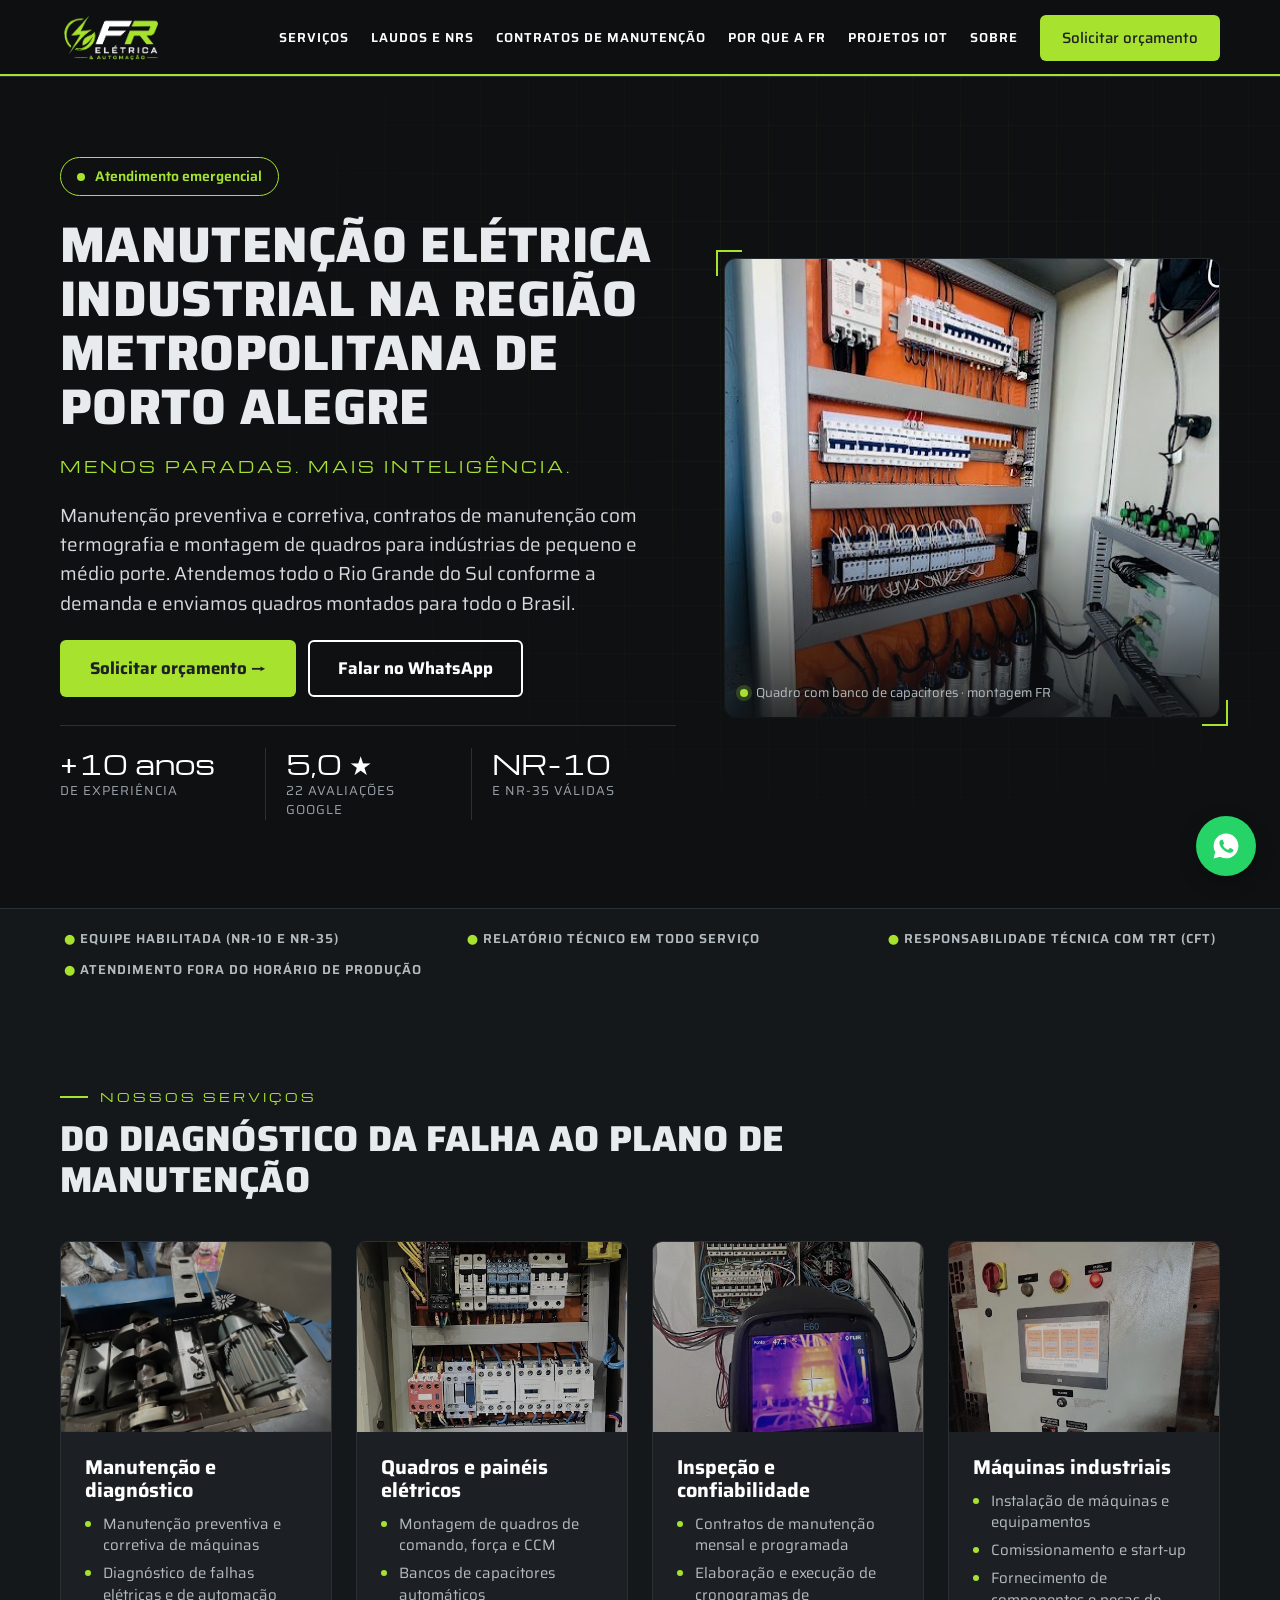
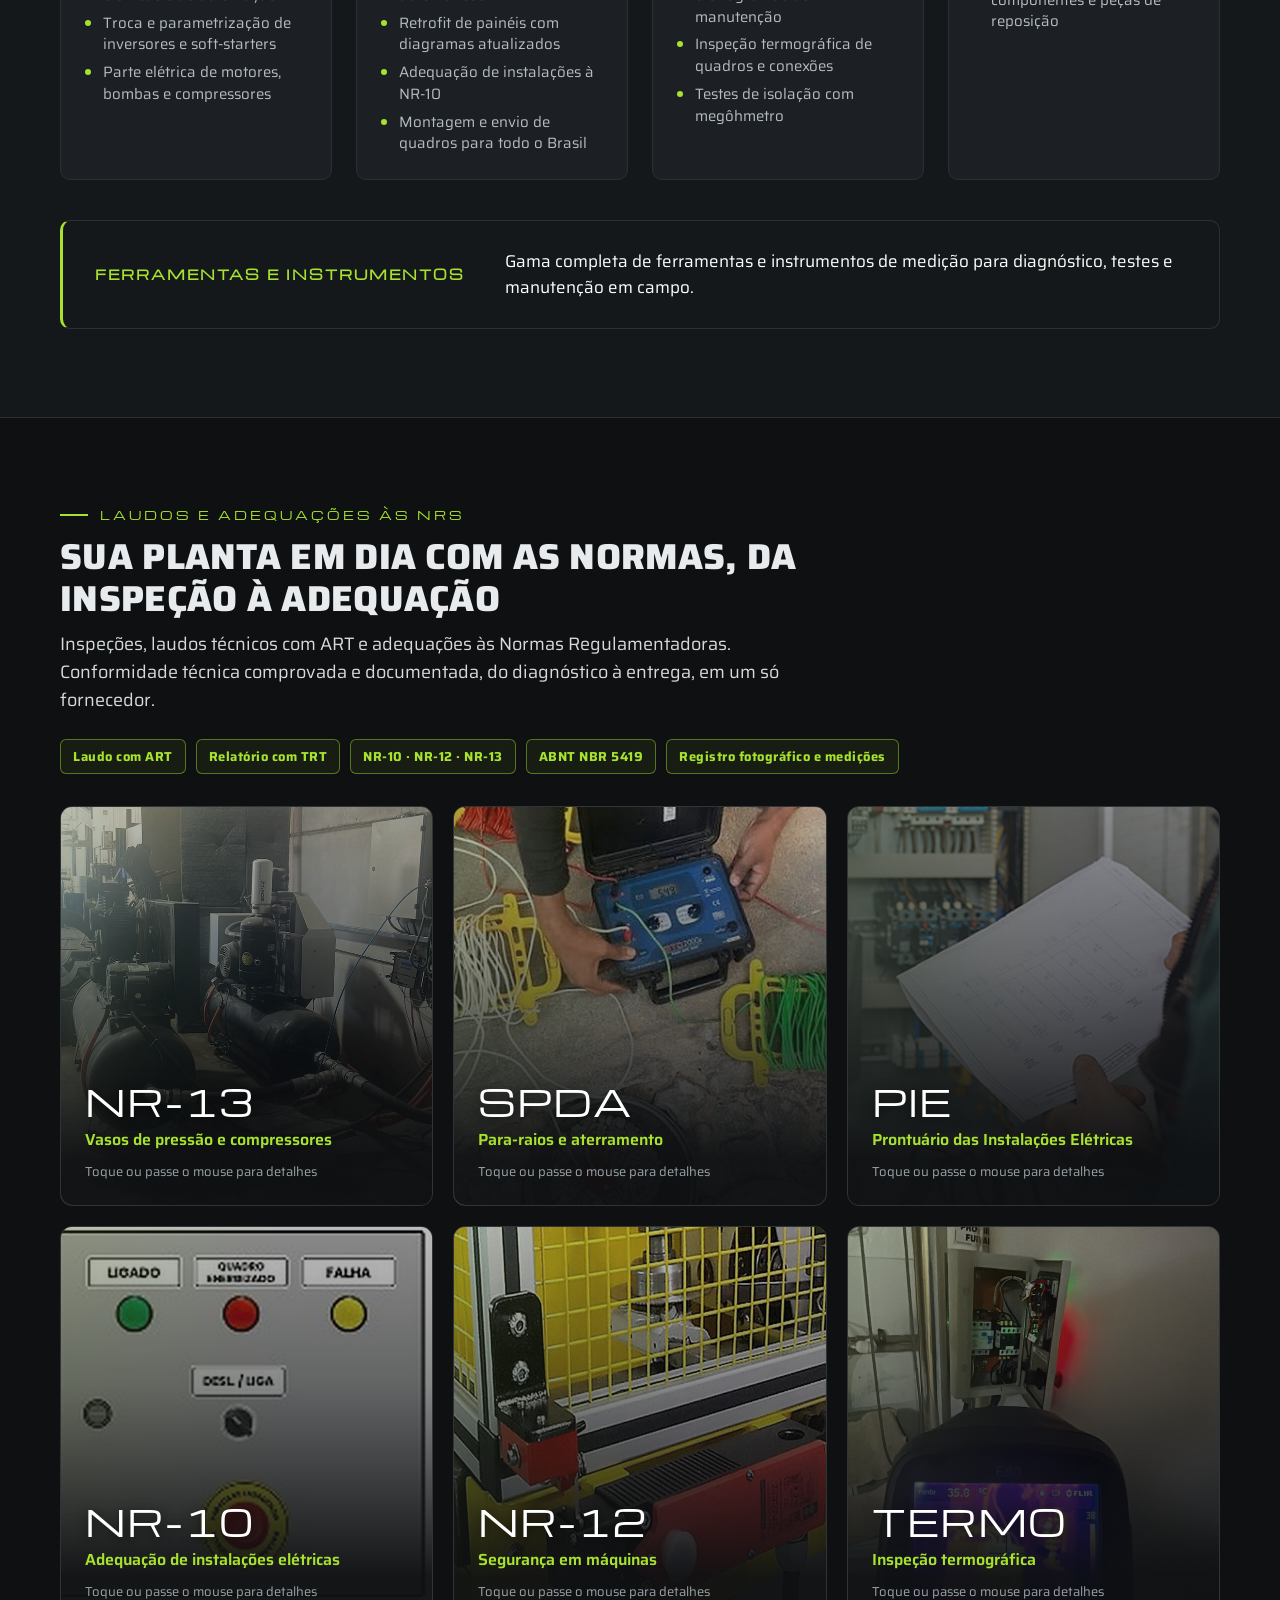
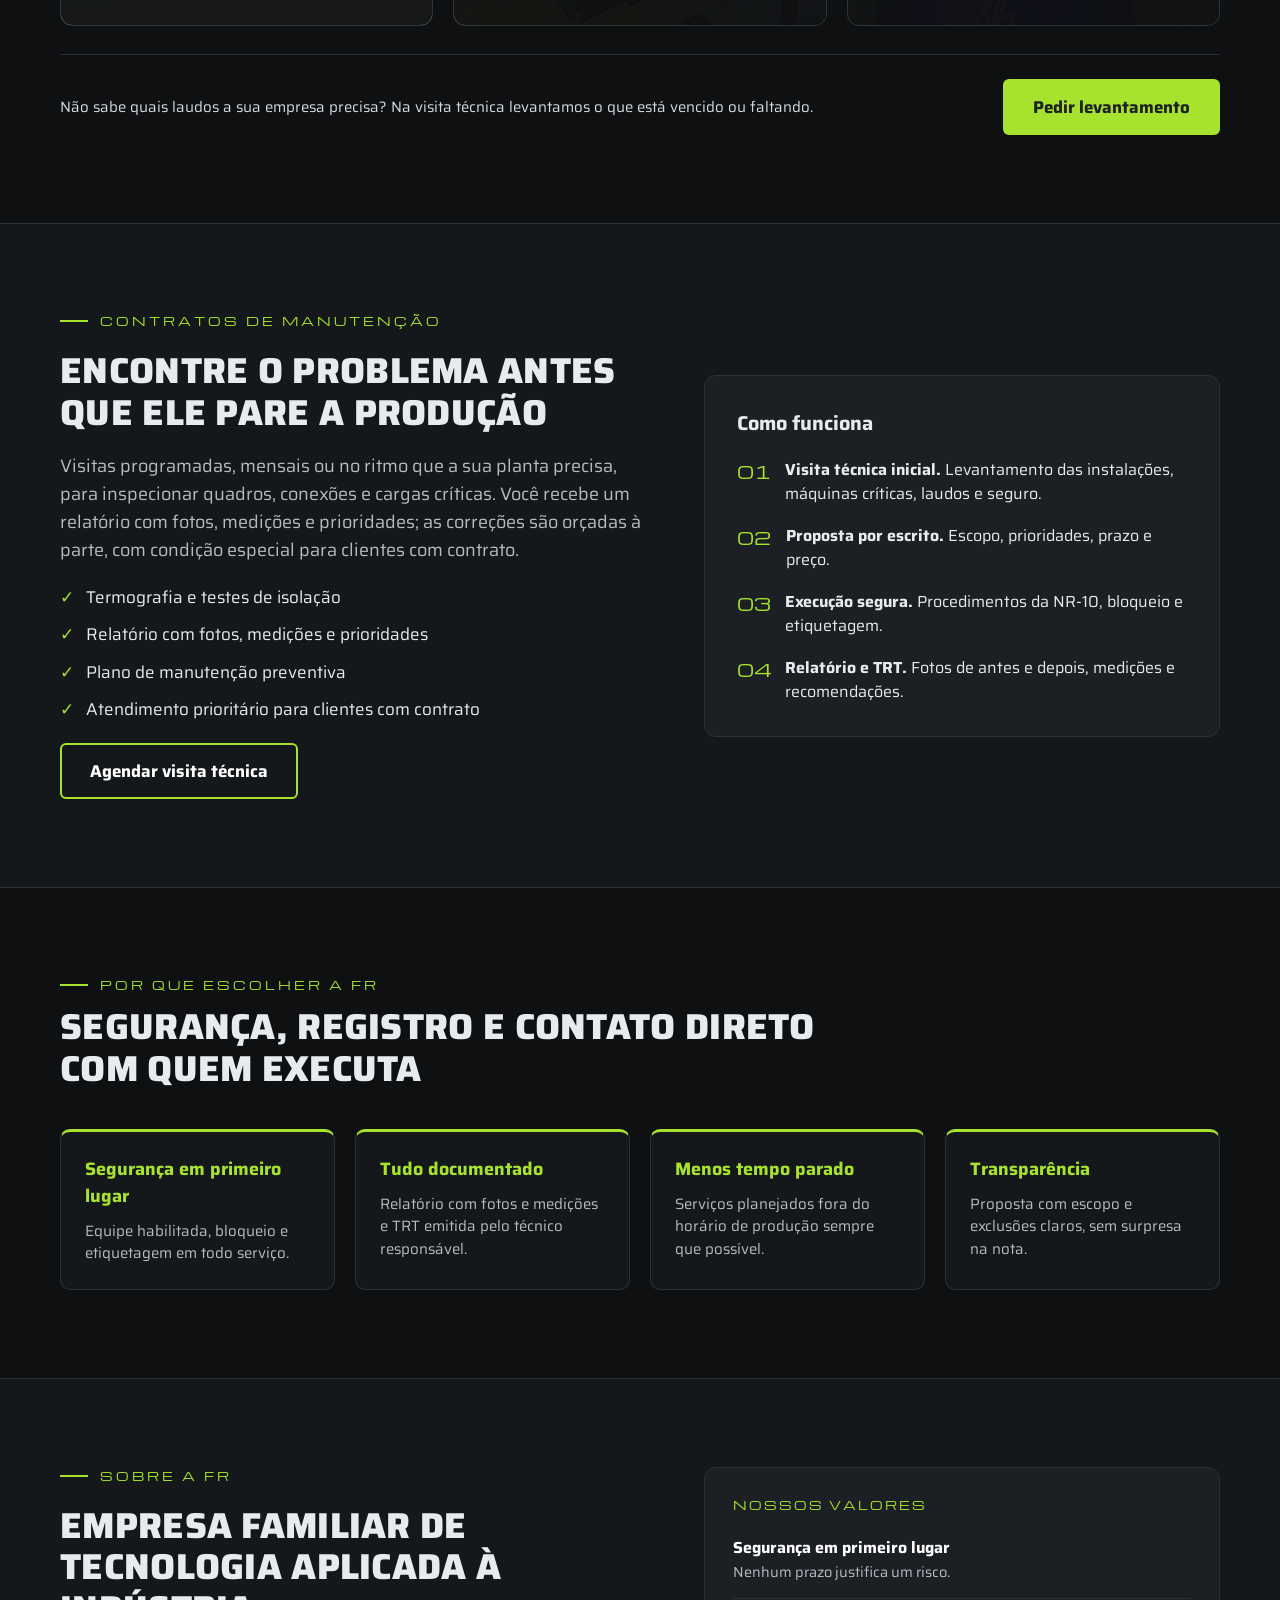
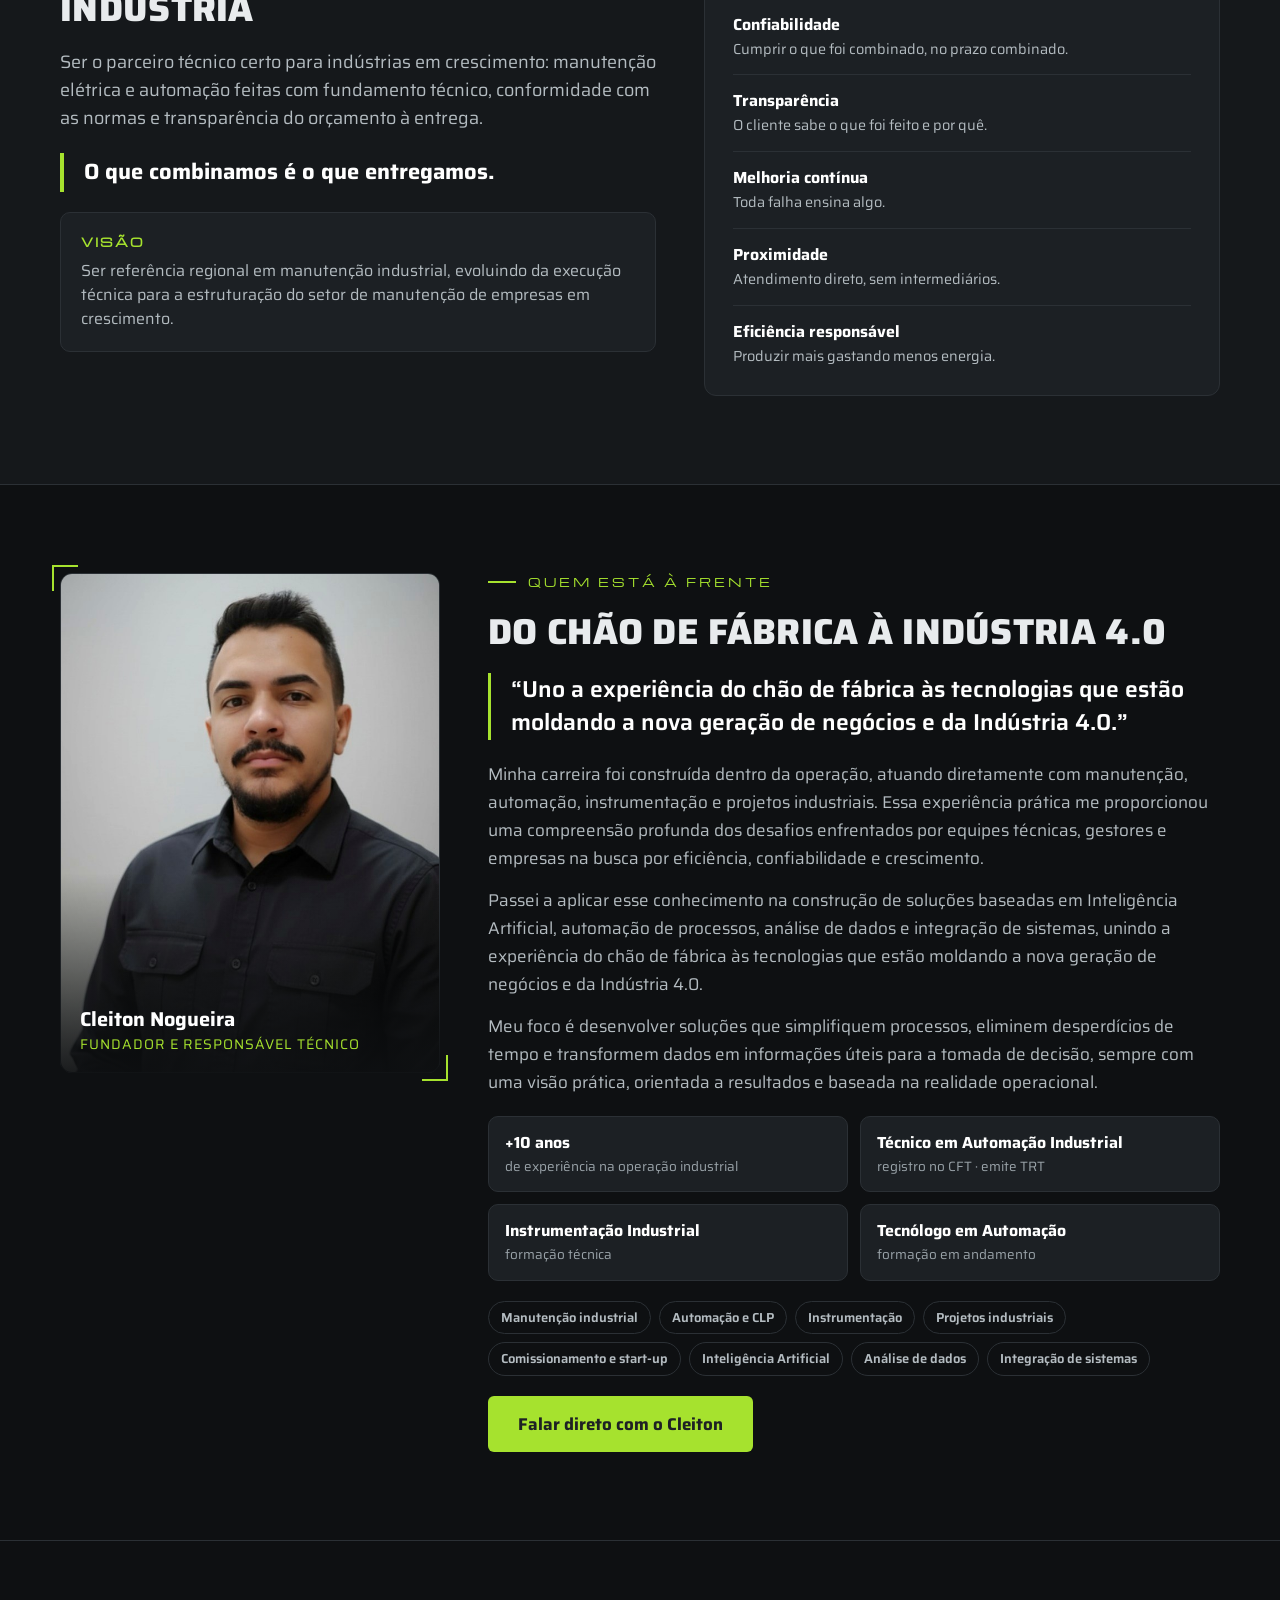
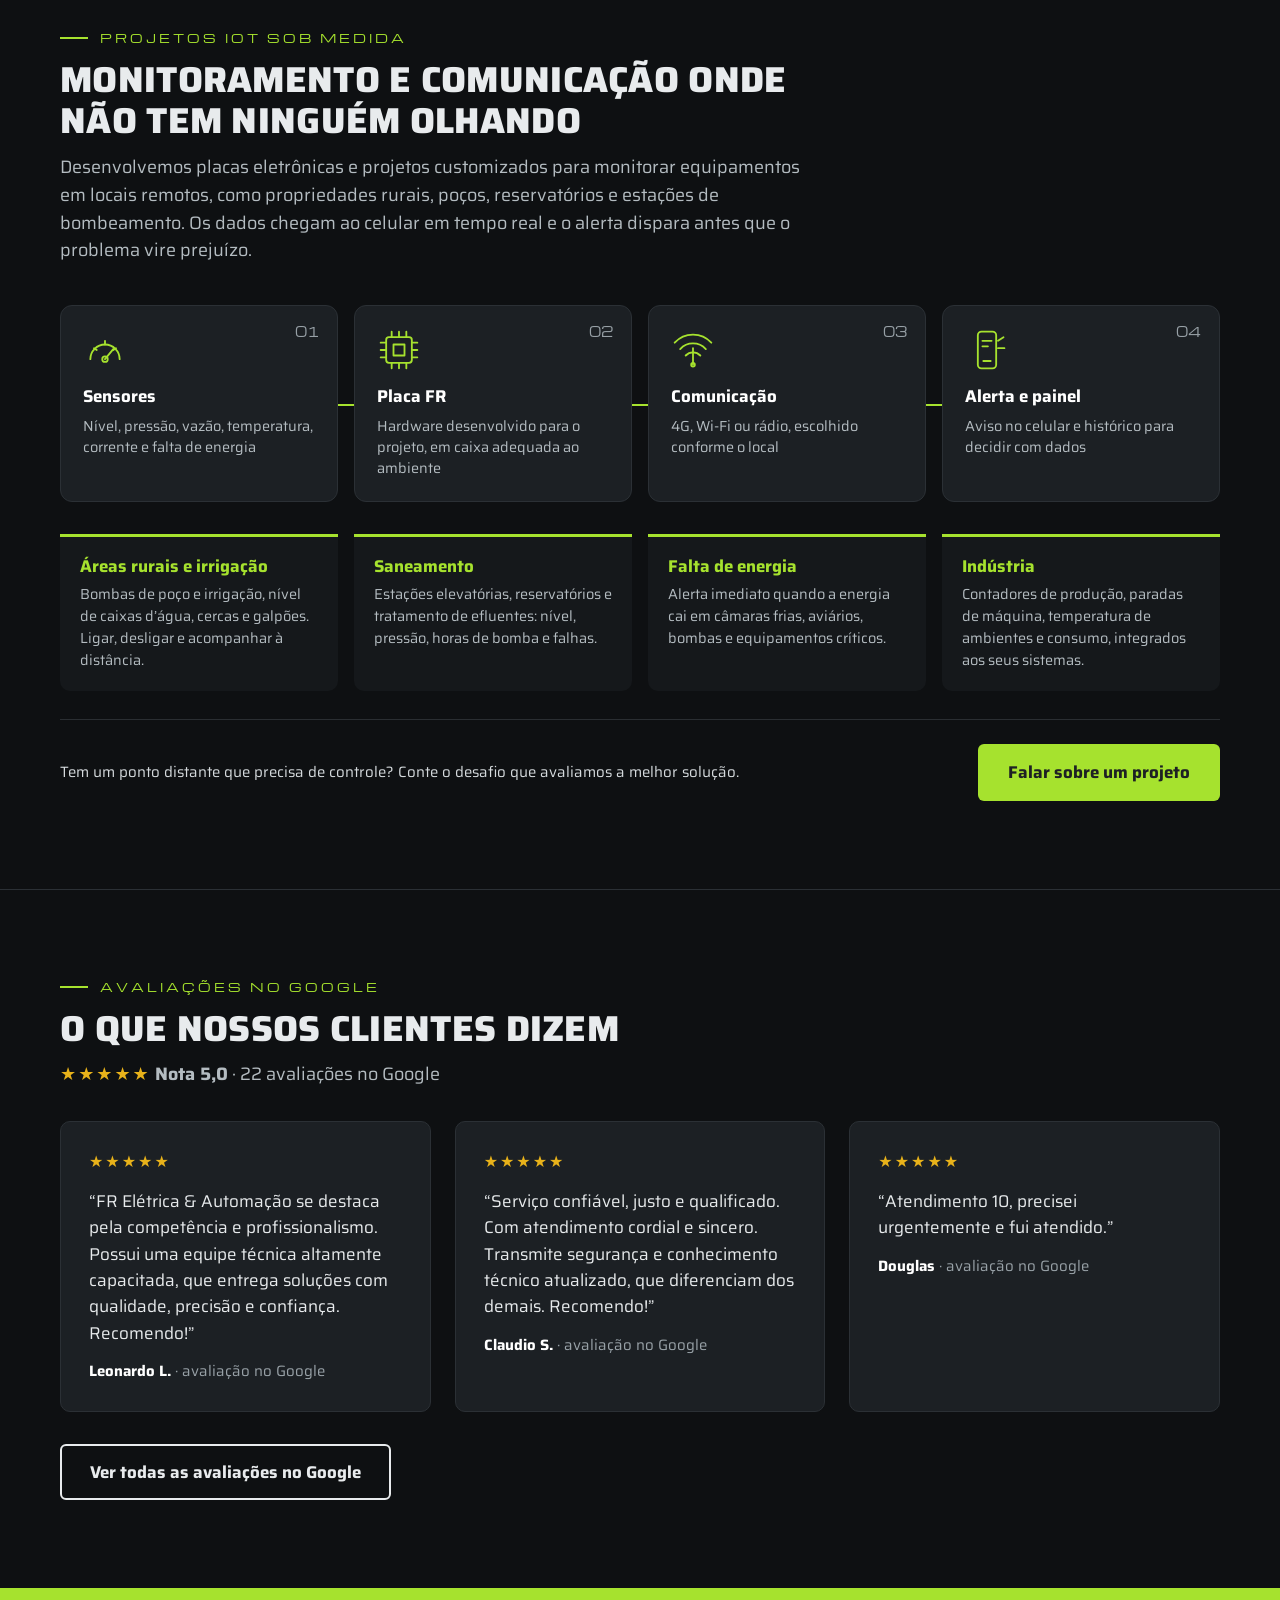
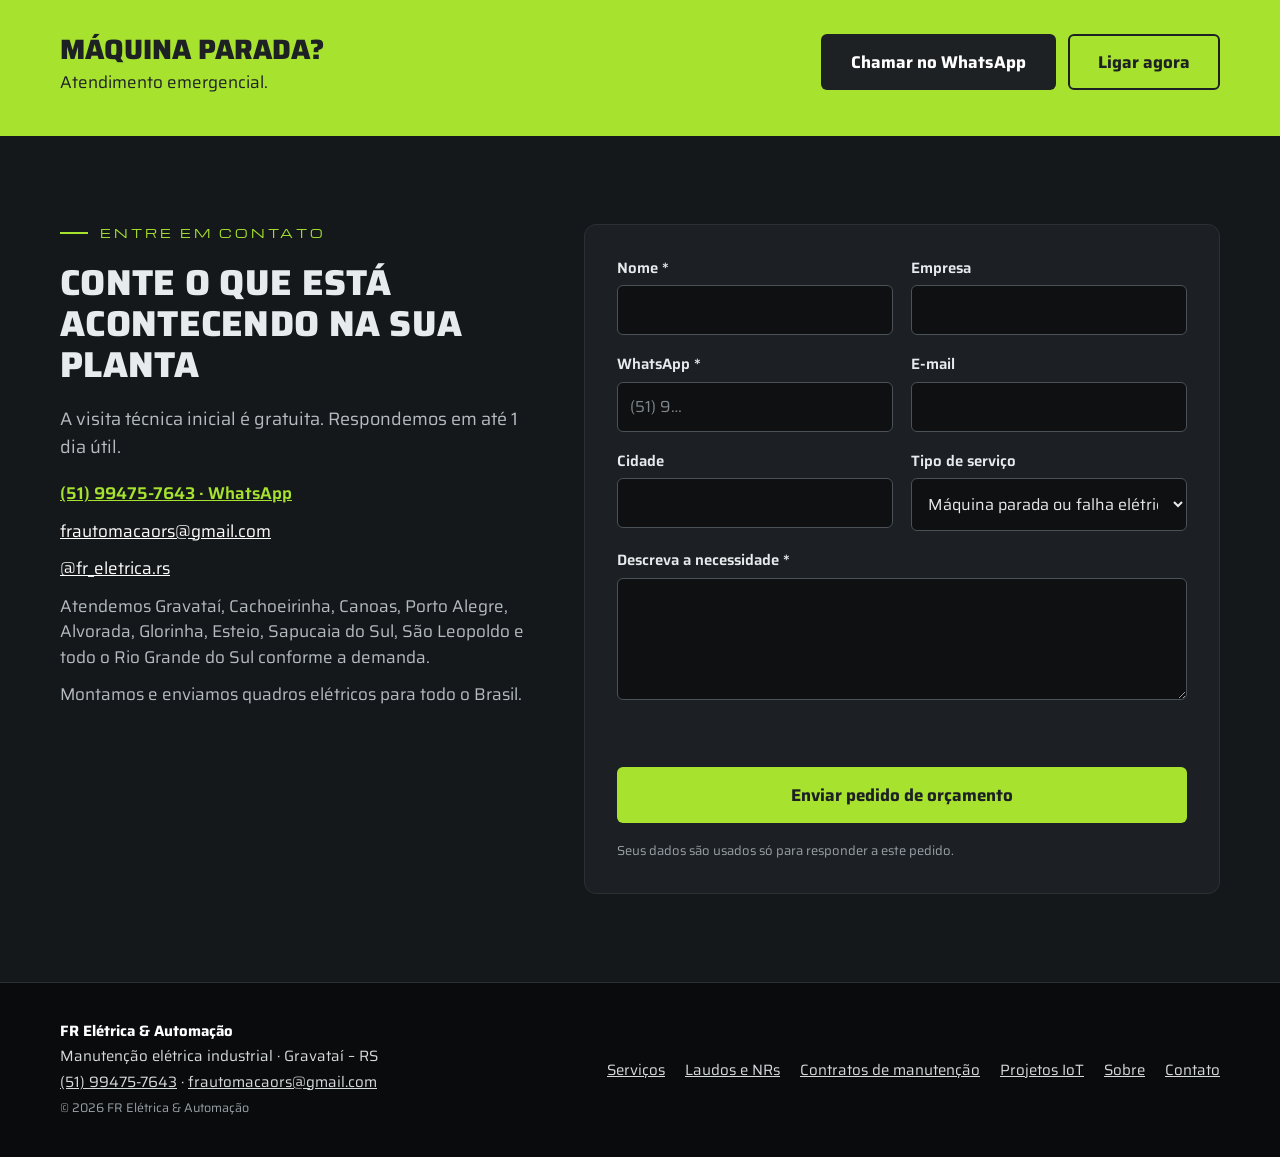
<file: index.html>
<!doctype html>
<html lang="pt-BR">
<head>
<meta charset="utf-8">
<meta name="viewport" content="width=device-width, initial-scale=1">

<!-- ===== SEO principal ===== -->
<title>Manutenção Elétrica Industrial em Gravataí/RS | FR Elétrica &amp; Automação</title>
<meta name="description" content="Manutenção elétrica industrial em Gravataí e região de Porto Alegre: preventiva, corretiva, termografia, quadros elétricos e laudos NR-10, NR-12, NR-13 e SPDA.">
<meta name="robots" content="index, follow, max-image-preview:large">
<link rel="canonical" href="https://frautomacao.com.br/">
<link rel="alternate" hreflang="pt-BR" href="https://frautomacao.com.br/">
<meta name="author" content="FR Elétrica &amp; Automação">
<meta name="theme-color" content="#0E1012">

<!-- ===== Localização (geo) ===== -->
<meta name="geo.region" content="BR-RS">
<meta name="geo.placename" content="Gravataí">
<meta name="geo.position" content="-29.9441;-50.9928">
<meta name="ICBM" content="-29.9441, -50.9928">

<!-- ===== Google Search Console: cole aqui a tag de verificação =====
<meta name="google-site-verification" content="SEU_CODIGO_AQUI">
-->

<!-- ===== Compartilhamento (WhatsApp, Facebook, LinkedIn) ===== -->
<meta property="og:type" content="website">
<meta property="og:locale" content="pt_BR">
<meta property="og:site_name" content="FR Elétrica &amp; Automação">
<meta property="og:title" content="FR Elétrica &amp; Automação · Manutenção elétrica industrial em Gravataí/RS">
<meta property="og:description" content="Menos paradas. Mais inteligência. Manutenção elétrica industrial, termografia, quadros elétricos e laudos NR para indústrias da Região Metropolitana de Porto Alegre.">
<meta property="og:url" content="https://frautomacao.com.br/">
<meta property="og:image" content="https://frautomacao.com.br/assets/img/og-fr-eletrica.jpg">
<meta property="og:image:width" content="1200">
<meta property="og:image:height" content="630">
<meta property="og:image:alt" content="Logo da FR Elétrica &amp; Automação e quadro elétrico montado">
<meta name="twitter:card" content="summary_large_image">

<!-- ===== Ícones ===== -->
<link rel="icon" href="favicon.ico" sizes="any">
<link rel="icon" type="image/png" sizes="32x32" href="assets/icons/favicon-32.png">
<link rel="icon" type="image/png" sizes="16x16" href="assets/icons/favicon-16.png">
<link rel="apple-touch-icon" sizes="180x180" href="assets/icons/apple-touch-icon.png">
<link rel="manifest" href="site.webmanifest">

<!-- ===== Desempenho ===== -->
<link rel="preload" as="image" href="assets/img/quadro-banco-capacitores-gravatai.jpg" fetchpriority="high">
<link rel="preconnect" href="https://fonts.googleapis.com">
<link rel="preconnect" href="https://fonts.gstatic.com" crossorigin>
<link href="https://fonts.googleapis.com/css2?family=Michroma&amp;family=Saira:wght@400;500;600;700;800&amp;display=swap" rel="stylesheet">
<link rel="stylesheet" href="assets/css/style.css">

<!-- ===== Dados estruturados (Google: empresa local, serviços, site) ===== -->
<script type="application/ld+json">
{
  "@context": "https://schema.org",
  "@graph": [
    {
      "@type": ["Electrician", "LocalBusiness"],
      "@id": "https://frautomacao.com.br/#empresa",
      "name": "FR Elétrica & Automação",
      "alternateName": "FR Automação",
      "slogan": "Menos paradas. Mais inteligência.",
      "description": "Manutenção elétrica industrial preventiva e corretiva, contratos de manutenção com termografia, montagem de quadros elétricos, laudos NR-10, NR-12, NR-13, SPDA e PIE para indústrias de Gravataí e da Região Metropolitana de Porto Alegre.",
      "url": "https://frautomacao.com.br/",
      "logo": "https://frautomacao.com.br/assets/icons/icon-512.png",
      "image": [
        "https://frautomacao.com.br/assets/img/og-fr-eletrica.jpg",
        "https://frautomacao.com.br/assets/img/quadro-banco-capacitores-gravatai.jpg"
      ],
      "telephone": "+55-51-99475-7643",
      "email": "frautomacaors@gmail.com",
      "priceRange": "$$",
      "currenciesAccepted": "BRL",
      "paymentAccepted": "Pix, transferência bancária, boleto",
      "address": {
        "@type": "PostalAddress",
        "addressLocality": "Gravataí",
        "addressRegion": "RS",
        "addressCountry": "BR"
      },
      "geo": { "@type": "GeoCoordinates", "latitude": -29.9441, "longitude": -50.9928 },
      "areaServed": [
        {"@type": "City", "name": "Gravataí", "containedInPlace": {"@type": "State", "name": "Rio Grande do Sul"}},
        {"@type": "City", "name": "Cachoeirinha"},
        {"@type": "City", "name": "Canoas"},
        {"@type": "City", "name": "Porto Alegre"},
        {"@type": "City", "name": "Alvorada"},
        {"@type": "City", "name": "Glorinha"},
        {"@type": "City", "name": "Esteio"},
        {"@type": "City", "name": "Sapucaia do Sul"},
        {"@type": "City", "name": "São Leopoldo"},
        {"@type": "State", "name": "Rio Grande do Sul"}
      ],
      "founder": {"@id": "https://frautomacao.com.br/#cleiton"},
      "sameAs": [
        "https://www.instagram.com/fr_eletrica.rs"
      ],
      "knowsAbout": ["Manutenção elétrica industrial", "Termografia", "Montagem de quadros elétricos", "Bancos de capacitores", "Inversores de frequência", "Automação industrial", "Instrumentação industrial", "NR-10", "NR-12", "NR-13", "SPDA", "Prontuário das Instalações Elétricas", "IoT industrial", "Telemetria", "Monitoramento remoto"],
      "hasOfferCatalog": {
        "@type": "OfferCatalog",
        "name": "Serviços da FR Elétrica & Automação",
        "itemListElement": [
          {"@type": "Offer", "itemOffered": {"@type": "Service", "name": "Manutenção elétrica industrial preventiva e corretiva"}},
          {"@type": "Offer", "itemOffered": {"@type": "Service", "name": "Contrato de manutenção com inspeção termográfica"}},
          {"@type": "Offer", "itemOffered": {"@type": "Service", "name": "Montagem e retrofit de quadros elétricos"}},
          {"@type": "Offer", "itemOffered": {"@type": "Service", "name": "Instalação, comissionamento e start-up de máquinas"}},
          {"@type": "Offer", "itemOffered": {"@type": "Service", "name": "Laudo NR-13 de vasos de pressão e compressores"}},
          {"@type": "Offer", "itemOffered": {"@type": "Service", "name": "Laudo de SPDA (NBR 5419)"}},
          {"@type": "Offer", "itemOffered": {"@type": "Service", "name": "Prontuário das Instalações Elétricas (PIE)"}},
          {"@type": "Offer", "itemOffered": {"@type": "Service", "name": "Adequação à NR-10"}},
          {"@type": "Offer", "itemOffered": {"@type": "Service", "name": "Adequação à NR-12"}},
          {"@type": "Offer", "itemOffered": {"@type": "Service", "name": "Desenvolvimento de placas e projetos IoT para monitoramento remoto"}}
        ]
      }
    },
    {
      "@type": "Person",
      "@id": "https://frautomacao.com.br/#cleiton",
      "name": "Cleiton Nogueira",
      "jobTitle": "Técnico em Automação Industrial e Instrumentação",
      "worksFor": {"@id": "https://frautomacao.com.br/#empresa"},
      "image": "https://frautomacao.com.br/assets/img/cleiton-nogueira-tecnico-automacao.jpg",
      "knowsAbout": ["Manutenção industrial", "Automação industrial", "Instrumentação", "Inteligência Artificial", "Análise de dados", "Indústria 4.0"]
    },
    {
      "@type": "WebSite",
      "@id": "https://frautomacao.com.br/#site",
      "url": "https://frautomacao.com.br/",
      "name": "FR Elétrica & Automação",
      "inLanguage": "pt-BR",
      "publisher": {"@id": "https://frautomacao.com.br/#empresa"}
    }
  ]
}
</script>
</head>
<body>

<header class="topo">
  <div class="wrap">
    <a href="#inicio" aria-label="FR Elétrica e Automação, início">
      <img src="assets/img/logo-fr-eletrica-automacao.png" alt="FR Elétrica &amp; Automação – manutenção elétrica industrial em Gravataí/RS" width="102" height="52">
    </a>
    <button class="menu-toggle" type="button" aria-label="Abrir menu" aria-expanded="false" aria-controls="menu">
      <svg width="22" height="22" viewBox="0 0 24 24" fill="none" stroke="currentColor" stroke-width="2.5" stroke-linecap="round" aria-hidden="true"><path d="M3 6h18M3 12h18M3 18h18"/></svg>
    </button>
    <nav id="menu" class="menu" aria-label="Menu principal">
      <a href="#servicos">Serviços</a>
      <a href="#laudos">Laudos e NRs</a>
      <a href="#contratos">Contratos de manutenção</a>
      <a href="#porque">Por que a FR</a>
      <a href="#iot">Projetos IoT</a>
      <a href="#sobre">Sobre</a>
      <a class="btn btn-verde" href="#contato">Solicitar orçamento</a>
    </nav>
  </div>
</header>

<main>

<section id="inicio" class="hero dark">
  <div class="wrap">
    <div class="hero-texto">
      <span class="selo">Atendimento emergencial</span>
      <h1>Manutenção elétrica industrial na Região Metropolitana de Porto Alegre</h1>
      <p class="slogan">MENOS PARADAS. MAIS INTELIGÊNCIA.</p>
      <p class="hero-sub">Manutenção preventiva e corretiva, contratos de manutenção com termografia e montagem de quadros para indústrias de pequeno e médio porte. Atendemos todo o Rio Grande do Sul conforme a demanda e enviamos quadros montados para todo o Brasil.</p>
      <div class="flex" style="gap:12px">
        <a class="btn btn-verde" href="#contato">Solicitar orçamento →</a>
        <a class="btn btn-contorno-claro" href="https://wa.me/5551994757643?text=Ol%C3%A1%2C%20vim%20pelo%20site%20da%20FR%20El%C3%A9trica." target="_blank" rel="noopener">Falar no WhatsApp</a>
      </div>
      <div class="numeros">
        <div class="numero"><b>+10 anos</b><span>de experiência</span></div>
        <div class="numero"><b>5,0 ★</b><span>22 avaliações Google</span></div>
        <div class="numero"><b>NR-10</b><span>e NR-35 válidas</span></div>
      </div>
    </div>
    <figure class="hero-img">
      <span class="canto c1" aria-hidden="true"></span><span class="canto c2" aria-hidden="true"></span>
      <img src="assets/img/quadro-banco-capacitores-gravatai.jpg" alt="Quadro de distribuição com banco de capacitores montado pela FR Elétrica em Gravataí/RS" decoding="async" width="489" height="869" fetchpriority="high">
      <figcaption>Quadro com banco de capacitores · montagem FR</figcaption>
    </figure>
  </div>
  <div class="faixa-garantias">
    <ul>
      <li>Equipe habilitada (NR-10 e NR-35)</li>
      <li>Relatório técnico em todo serviço</li>
      <li>Responsabilidade técnica com TRT (CFT)</li>
      <li>Atendimento fora do horário de produção</li>
    </ul>
  </div>
</section>

<section id="servicos" class="servicos section">
  <div class="wrap">
    <div class="cabeca">
      <p class="kicker">Nossos serviços</p>
      <h2 class="h2">Do diagnóstico da falha ao plano de manutenção</h2>
    </div>
    <div class="cards">
      <article class="card">
        <img src="assets/img/manutencao-eletrica-industrial.jpg" alt="Manutenção elétrica industrial em máquina de moagem de cabos na Região Metropolitana de Porto Alegre" decoding="async" width="1400" height="787" loading="lazy">
        <div>
          <h3>Manutenção e diagnóstico</h3>
          <ul>
            <li>Manutenção preventiva e corretiva de máquinas</li>
            <li>Diagnóstico de falhas elétricas e de automação</li>
            <li>Troca e parametrização de inversores e soft-starters</li>
            <li>Parte elétrica de motores, bombas e compressores</li>
          </ul>
        </div>
      </article>
      <article class="card">
        <img src="assets/img/montagem-quadros-eletricos.jpg" alt="Montagem de quadro elétrico de comando com contatores e bornes identificados" decoding="async" width="489" height="869" loading="lazy" style="object-position:center 35%">
        <div>
          <h3>Quadros e painéis elétricos</h3>
          <ul>
            <li>Montagem de quadros de comando, força e CCM</li>
            <li>Bancos de capacitores automáticos</li>
            <li>Retrofit de painéis com diagramas atualizados</li>
            <li>Adequação de instalações à NR-10</li>
            <li>Montagem e envio de quadros para todo o Brasil</li>
          </ul>
        </div>
      </article>
      <article class="card">
        <img src="assets/img/inspecao-termografica-quadros.jpg" alt="Inspeção termográfica de quadro de distribuição elétrica industrial" decoding="async" width="489" height="869" loading="lazy" style="object-position:center 70%">
        <div>
          <h3>Inspeção e confiabilidade</h3>
          <ul>
            <li>Contratos de manutenção mensal e programada</li>
            <li>Elaboração e execução de cronogramas de manutenção</li>
            <li>Inspeção termográfica de quadros e conexões</li>
            <li>Testes de isolação com megôhmetro</li>
          </ul>
        </div>
      </article>
      <article class="card">
        <img src="assets/img/painel-maquina-industrial.jpg" alt="Painel de máquina industrial com IHM e controladores de temperatura" decoding="async" width="489" height="335" loading="lazy" style="object-position:center 45%">
        <div>
          <h3>Máquinas industriais</h3>
          <ul>
            <li>Instalação de máquinas e equipamentos</li>
            <li>Comissionamento e start-up</li>
            <li>Fornecimento de componentes e peças de reposição</li>
          </ul>
        </div>
      </article>
    </div>
    <div class="ferramentas">
      <strong>FERRAMENTAS E INSTRUMENTOS</strong>
      <span>Gama completa de ferramentas e instrumentos de medição para diagnóstico, testes e manutenção em campo.</span>
    </div>
  </div>
</section>

<section id="laudos" class="laudos section">
  <div class="wrap">
    <div class="cabeca">
      <p class="kicker" style="color:var(--verde)">Laudos e adequações às NRs</p>
      <h2 class="h2">Sua planta em dia com as normas, da inspeção à adequação</h2>
      <p class="lead">Inspeções, laudos técnicos com ART e adequações às Normas Regulamentadoras. Conformidade técnica comprovada e documentada, do diagnóstico à entrega, em um só fornecedor.</p>
    </div>
    <ul class="conformidade" aria-label="Documentação entregue">
      <li>Laudo com ART</li><li>Relatório com TRT</li><li>NR-10 · NR-12 · NR-13</li><li>ABNT NBR 5419</li><li>Registro fotográfico e medições</li>
    </ul>

    <div class="laudos-grid">

      <article class="laudo">
        <img class="laudo-foto" src="assets/img/laudo-nr13-compressores.jpg" alt="Compressores de ar com reservatórios sujeitos à inspeção NR-13" width="740" height="796" loading="lazy" decoding="async">
        <div class="laudo-capa">
          <span class="laudo-sigla">NR-13</span>
          <span class="laudo-sub">Vasos de pressão e compressores</span>
          <span class="laudo-dica">Toque ou passe o mouse para detalhes</span>
        </div>
        <button class="laudo-btn" type="button" aria-expanded="false" aria-controls="lp-nr13"><span class="oculto">Ver detalhes: NR-13, vasos de pressão e compressores</span></button>
        <div class="laudo-painel" id="lp-nr13">
          <button class="laudo-fechar" type="button" aria-label="Fechar detalhes">×</button>
          <h3>Inspeção NR-13</h3>
          <p>Inspeção de segurança em reservatórios de ar comprimido, vasos de pressão e caldeiras, com laudo conforme a NR-13.</p>
          <ul>
            <li>Inspeção inicial, periódica e extraordinária</li>
            <li>Medição de espessura por ultrassom e teste hidrostático</li>
            <li>Calibração de válvulas de segurança e manômetros</li>
            <li>Prontuário, livro de registro e placa de identificação</li>
          </ul>
          <div class="laudo-rodape"><span class="tag">LAUDO COM ART</span><a href="#contato" data-servico="Laudo NR-13">Solicitar orçamento</a></div>
        </div>
      </article>

      <article class="laudo">
        <img class="laudo-foto" src="assets/img/laudo-spda-aterramento.jpg" alt="Medição de resistência de aterramento em inspeção de SPDA" width="600" height="645" loading="lazy" decoding="async">
        <div class="laudo-capa">
          <span class="laudo-sigla">SPDA</span>
          <span class="laudo-sub">Para-raios e aterramento</span>
          <span class="laudo-dica">Toque ou passe o mouse para detalhes</span>
        </div>
        <button class="laudo-btn" type="button" aria-expanded="false" aria-controls="lp-spda"><span class="oculto">Ver detalhes: SPDA, para-raios e aterramento</span></button>
        <div class="laudo-painel" id="lp-spda">
          <button class="laudo-fechar" type="button" aria-label="Fechar detalhes">×</button>
          <h3>Laudo de SPDA</h3>
          <p>Inspeção do sistema de proteção contra descargas atmosféricas conforme a ABNT NBR 5419, exigida no PPCI e pelas seguradoras.</p>
          <ul>
            <li>Inspeção visual de captores, descidas e conexões</li>
            <li>Medição de continuidade e de resistência de aterramento</li>
            <li>Análise de risco e lista de correções</li>
            <li>Projeto e execução de adequações</li>
          </ul>
          <div class="laudo-rodape"><span class="tag">LAUDO COM ART</span><a href="#contato" data-servico="Laudo de SPDA">Solicitar orçamento</a></div>
        </div>
      </article>

      <article class="laudo">
        <img class="laudo-foto" src="assets/img/laudo-pie-prontuario-instalacoes.jpg" alt="Técnico conferindo diagrama unifilar do Prontuário das Instalações Elétricas" width="600" height="645" loading="lazy" decoding="async">
        <div class="laudo-capa">
          <span class="laudo-sigla">PIE</span>
          <span class="laudo-sub">Prontuário das Instalações Elétricas</span>
          <span class="laudo-dica">Toque ou passe o mouse para detalhes</span>
        </div>
        <button class="laudo-btn" type="button" aria-expanded="false" aria-controls="lp-pie"><span class="oculto">Ver detalhes: PIE, Prontuário das Instalações Elétricas</span></button>
        <div class="laudo-painel" id="lp-pie">
          <button class="laudo-fechar" type="button" aria-label="Fechar detalhes">×</button>
          <h3>Prontuário das Instalações Elétricas</h3>
          <p>Obrigatório pela NR-10 (item 10.2.4) para empresas com carga instalada acima de 75 kW. Montamos e mantemos o prontuário atualizado.</p>
          <ul>
            <li>Diagramas unifilares atualizados</li>
            <li>Procedimentos e instruções de trabalho</li>
            <li>Registro de EPIs, EPCs e treinamentos</li>
            <li>Relatórios de inspeção e laudo do aterramento</li>
          </ul>
          <div class="laudo-rodape"><span class="tag">NR-10 · ITEM 10.2.4</span><a href="#contato" data-servico="PIE (Prontuário NR-10)">Solicitar orçamento</a></div>
        </div>
      </article>

      <article class="laudo">
        <img class="laudo-foto" src="assets/img/laudo-nr10-painel-eletrico.jpg" alt="Painel elétrico com sinalização e botão de emergência adequado à NR-10" width="600" height="645" loading="lazy" decoding="async">
        <div class="laudo-capa">
          <span class="laudo-sigla">NR-10</span>
          <span class="laudo-sub">Adequação de instalações elétricas</span>
          <span class="laudo-dica">Toque ou passe o mouse para detalhes</span>
        </div>
        <button class="laudo-btn" type="button" aria-expanded="false" aria-controls="lp-nr10"><span class="oculto">Ver detalhes: adequação à NR-10</span></button>
        <div class="laudo-painel" id="lp-nr10">
          <button class="laudo-fechar" type="button" aria-label="Fechar detalhes">×</button>
          <h3>Adequação à NR-10</h3>
          <p>Diagnóstico das instalações e execução das correções, para que quadros e procedimentos fiquem seguros e dentro da norma.</p>
          <ul>
            <li>Relatório de conformidade com prioridades</li>
            <li>Barreiras, identificação e sinalização de quadros</li>
            <li>Pontos de bloqueio e etiquetagem</li>
            <li>Diagramas atualizados e laudo final</li>
          </ul>
          <div class="laudo-rodape"><span class="tag">ADEQUAÇÃO + LAUDO COM ART</span><a href="#contato" data-servico="Adequação NR-10">Solicitar orçamento</a></div>
        </div>
      </article>

      <article class="laudo">
        <img class="laudo-foto" src="assets/img/laudo-nr12-seguranca-maquinas.jpg" alt="Chave de intertravamento e proteção física em máquina conforme NR-12" width="600" height="645" loading="lazy" decoding="async">
        <div class="laudo-capa">
          <span class="laudo-sigla">NR-12</span>
          <span class="laudo-sub">Segurança em máquinas</span>
          <span class="laudo-dica">Toque ou passe o mouse para detalhes</span>
        </div>
        <button class="laudo-btn" type="button" aria-expanded="false" aria-controls="lp-nr12"><span class="oculto">Ver detalhes: adequação à NR-12</span></button>
        <div class="laudo-painel" id="lp-nr12">
          <button class="laudo-fechar" type="button" aria-label="Fechar detalhes">×</button>
          <h3>Adequação à NR-12</h3>
          <p>Apreciação de risco e adequação de máquinas e equipamentos, com a parte elétrica dos sistemas de segurança executada pela FR.</p>
          <ul>
            <li>Inventário de máquinas e apreciação de risco</li>
            <li>Parada de emergência, relés e intertravamentos</li>
            <li>Proteções fixas e móveis, cortinas de luz</li>
            <li>Laudo de conformidade e manuais</li>
          </ul>
          <div class="laudo-rodape"><span class="tag">LAUDO COM ART</span><a href="#contato" data-servico="Adequação NR-12">Solicitar orçamento</a></div>
        </div>
      </article>

      <article class="laudo">
        <img class="laudo-foto" src="assets/img/laudo-termografia-quadro.jpg" alt="Câmera termográfica inspecionando quadro elétrico" width="600" height="645" loading="lazy" decoding="async">
        <div class="laudo-capa">
          <span class="laudo-sigla">TERMO</span>
          <span class="laudo-sub">Inspeção termográfica</span>
          <span class="laudo-dica">Toque ou passe o mouse para detalhes</span>
        </div>
        <button class="laudo-btn" type="button" aria-expanded="false" aria-controls="lp-termo"><span class="oculto">Ver detalhes: inspeção termográfica</span></button>
        <div class="laudo-painel" id="lp-termo">
          <button class="laudo-fechar" type="button" aria-label="Fechar detalhes">×</button>
          <h3>Inspeção termográfica</h3>
          <p>Encontra conexões frouxas, sobrecargas e desequilíbrios antes que virem parada ou incêndio. Executada pela própria FR.</p>
          <ul>
            <li>Quadros, barramentos, disjuntores e motores</li>
            <li>Imagens térmicas com classificação de severidade</li>
            <li>Plano de correção com prioridades</li>
            <li>Relatório para a manutenção e a seguradora</li>
          </ul>
          <div class="laudo-rodape"><span class="tag">RELATÓRIO COM TRT</span><a href="#contato" data-servico="Inspeção termográfica">Solicitar orçamento</a></div>
        </div>
      </article>

    </div>

    <div class="laudos-nota">
      <span>Não sabe quais laudos a sua empresa precisa? Na visita técnica levantamos o que está vencido ou faltando.</span>
      <a class="btn btn-verde" href="#contato" data-servico="Laudo ou adequação NR">Pedir levantamento</a>
    </div>
  </div>
</section>

<section id="contratos" class="section">
  <div class="wrap duas-col">
    <div class="col-texto">
      <p class="kicker">Contratos de manutenção</p>
      <h2 class="h2">Encontre o problema antes que ele pare a produção</h2>
      <p class="lead">Visitas programadas, mensais ou no ritmo que a sua planta precisa, para inspecionar quadros, conexões e cargas críticas. Você recebe um relatório com fotos, medições e prioridades; as correções são orçadas à parte, com condição especial para clientes com contrato.</p>
      <ul class="checks">
        <li>Termografia e testes de isolação</li>
        <li>Relatório com fotos, medições e prioridades</li>
        <li>Plano de manutenção preventiva</li>
        <li>Atendimento prioritário para clientes com contrato</li>
      </ul>
      <div><a class="btn btn-escuro" href="#contato">Agendar visita técnica</a></div>
    </div>
    <div class="passos">
      <strong style="font-size:20px">Como funciona</strong>
      <ol>
        <li><span><strong>Visita técnica inicial.</strong> Levantamento das instalações, máquinas críticas, laudos e seguro.</span></li>
        <li><span><strong>Proposta por escrito.</strong> Escopo, prioridades, prazo e preço.</span></li>
        <li><span><strong>Execução segura.</strong> Procedimentos da NR-10, bloqueio e etiquetagem.</span></li>
        <li><span><strong>Relatório e TRT.</strong> Fotos de antes e depois, medições e recomendações.</span></li>
      </ol>
    </div>
  </div>
</section>

<section id="porque" class="section dark">
  <div class="wrap">
    <div class="cabeca">
      <p class="kicker">Por que escolher a FR</p>
      <h2 class="h2">Segurança, registro e contato direto com quem executa</h2>
    </div>
    <div class="motivos">
      <div class="motivo"><strong>Segurança em primeiro lugar</strong><span>Equipe habilitada, bloqueio e etiquetagem em todo serviço.</span></div>
      <div class="motivo"><strong>Tudo documentado</strong><span>Relatório com fotos e medições e TRT emitida pelo técnico responsável.</span></div>
      <div class="motivo"><strong>Menos tempo parado</strong><span>Serviços planejados fora do horário de produção sempre que possível.</span></div>
      <div class="motivo"><strong>Transparência</strong><span>Proposta com escopo e exclusões claros, sem surpresa na nota.</span></div>
    </div>
  </div>
</section>

<section id="sobre" class="section">
  <div class="wrap duas-col" style="align-items:flex-start">
    <div class="col-texto">
      <p class="kicker">Sobre a FR</p>
      <h2 class="h2">Empresa familiar de tecnologia aplicada à indústria</h2>
      <p class="lead">Ser o parceiro técnico certo para indústrias em crescimento: manutenção elétrica e automação feitas com fundamento técnico, conformidade com as normas e transparência do orçamento à entrega.</p>
      <blockquote class="citacao">O que combinamos é o que entregamos.</blockquote>
      <div class="caixa"><strong>VISÃO</strong><span>Ser referência regional em manutenção industrial, evoluindo da execução técnica para a estruturação do setor de manutenção de empresas em crescimento.</span></div>
    </div>
    <div class="valores">
      <p class="valores-tit">Nossos valores</p>
      <ul>
        <li><b>Segurança em primeiro lugar</b><span>Nenhum prazo justifica um risco.</span></li>
        <li><b>Confiabilidade</b><span>Cumprir o que foi combinado, no prazo combinado.</span></li>
        <li><b>Transparência</b><span>O cliente sabe o que foi feito e por quê.</span></li>
        <li><b>Melhoria contínua</b><span>Toda falha ensina algo.</span></li>
        <li><b>Proximidade</b><span>Atendimento direto, sem intermediários.</span></li>
        <li><b>Eficiência responsável</b><span>Produzir mais gastando menos energia.</span></li>
      </ul>
    </div>
  </div>
</section>

<section id="cleiton" class="section fundador">
  <div class="wrap duas-col" style="align-items:flex-start">
    <figure class="fundador-foto">
      <span class="canto c1" aria-hidden="true"></span><span class="canto c2" aria-hidden="true"></span>
      <img src="assets/img/cleiton-nogueira-tecnico-automacao.jpg" alt="Cleiton Nogueira, técnico em automação industrial, fundador da FR Elétrica &amp; Automação em Gravataí/RS" decoding="async" width="683" height="904">
      <figcaption><b>Cleiton Nogueira</b><span>Fundador e responsável técnico</span></figcaption>
    </figure>
    <div class="col-texto">
      <p class="kicker">Quem está à frente</p>
      <h2 class="h2">Do chão de fábrica à Indústria 4.0</h2>
      <blockquote class="fala">“Uno a experiência do chão de fábrica às tecnologias que estão moldando a nova geração de negócios e da Indústria 4.0.”</blockquote>
      <div class="bio">
        <p>Minha carreira foi construída dentro da operação, atuando diretamente com manutenção, automação, instrumentação e projetos industriais. Essa experiência prática me proporcionou uma compreensão profunda dos desafios enfrentados por equipes técnicas, gestores e empresas na busca por eficiência, confiabilidade e crescimento.</p>
        <p>Passei a aplicar esse conhecimento na construção de soluções baseadas em Inteligência Artificial, automação de processos, análise de dados e integração de sistemas, unindo a experiência do chão de fábrica às tecnologias que estão moldando a nova geração de negócios e da Indústria 4.0.</p>
        <p>Meu foco é desenvolver soluções que simplifiquem processos, eliminem desperdícios de tempo e transformem dados em informações úteis para a tomada de decisão, sempre com uma visão prática, orientada a resultados e baseada na realidade operacional.</p>
      </div>
      <ul class="credenciais">
        <li><b>+10 anos</b><span>de experiência na operação industrial</span></li>
        <li><b>Técnico em Automação Industrial</b><span>registro no CFT · emite TRT</span></li>
        <li><b>Instrumentação Industrial</b><span>formação técnica</span></li>
        <li><b>Tecnólogo em Automação</b><span>formação em andamento</span></li>
      </ul>
      <ul class="areas" aria-label="Áreas de experiência">
        <li>Manutenção industrial</li><li>Automação e CLP</li><li>Instrumentação</li><li>Projetos industriais</li><li>Comissionamento e start-up</li><li>Inteligência Artificial</li><li>Análise de dados</li><li>Integração de sistemas</li>
      </ul>
      <div class="flex" style="gap:12px">
        <a class="btn btn-verde" href="https://wa.me/5551994757643?text=Ol%C3%A1%20Cleiton%2C%20vim%20pelo%20site%20da%20FR." target="_blank" rel="noopener">Falar direto com o Cleiton</a>
      </div>
    </div>
  </div>
</section>

<section id="iot" class="section iot">
  <div class="wrap">
    <div class="cabeca">
      <p class="kicker">Projetos IoT sob medida</p>
      <h2 class="h2">Monitoramento e comunicação onde não tem ninguém olhando</h2>
      <p class="lead">Desenvolvemos placas eletrônicas e projetos customizados para monitorar equipamentos em locais remotos, como propriedades rurais, poços, reservatórios e estações de bombeamento. Os dados chegam ao celular em tempo real e o alerta dispara antes que o problema vire prejuízo.</p>
    </div>

    <ol class="fluxo" aria-label="Como funciona um projeto IoT">
      <li>
        <svg viewBox="0 0 48 48" aria-hidden="true"><path d="M8 34a16 16 0 1 1 32 0"/><path d="M24 34l9-11"/><circle cx="24" cy="34" r="3"/><path d="M12 22l3 2M24 14v4M36 22l-3 2"/></svg>
        <b>Sensores</b><span>Nível, pressão, vazão, temperatura, corrente e falta de energia</span>
      </li>
      <li>
        <svg viewBox="0 0 48 48" aria-hidden="true"><rect x="10" y="10" width="28" height="28" rx="3"/><rect x="18" y="18" width="12" height="12"/><path d="M16 4v6M24 4v6M32 4v6M16 38v6M24 38v6M32 38v6M4 16h6M4 24h6M4 32h6M38 16h6M38 24h6M38 32h6"/></svg>
        <b>Placa FR</b><span>Hardware desenvolvido para o projeto, em caixa adequada ao ambiente</span>
      </li>
      <li>
        <svg viewBox="0 0 48 48" aria-hidden="true"><path d="M24 40V22"/><path d="M16 30a11 11 0 0 1 16 0M10 23a19 19 0 0 1 28 0M4 16a27 27 0 0 1 40 0"/><circle cx="24" cy="40" r="2"/></svg>
        <b>Comunicação</b><span>4G, Wi-Fi ou rádio, escolhido conforme o local</span>
      </li>
      <li>
        <svg viewBox="0 0 48 48" aria-hidden="true"><rect x="14" y="4" width="20" height="40" rx="4"/><path d="M20 36h8M19 14h10M19 20h6"/><path d="M36 14l6-4M36 22h7"/></svg>
        <b>Alerta e painel</b><span>Aviso no celular e histórico para decidir com dados</span>
      </li>
    </ol>

    <div class="aplic">
      <article>
        <h3>Áreas rurais e irrigação</h3>
        <p>Bombas de poço e irrigação, nível de caixas d’água, cercas e galpões. Ligar, desligar e acompanhar à distância.</p>
      </article>
      <article>
        <h3>Saneamento</h3>
        <p>Estações elevatórias, reservatórios e tratamento de efluentes: nível, pressão, horas de bomba e falhas.</p>
      </article>
      <article>
        <h3>Falta de energia</h3>
        <p>Alerta imediato quando a energia cai em câmaras frias, aviários, bombas e equipamentos críticos.</p>
      </article>
      <article>
        <h3>Indústria</h3>
        <p>Contadores de produção, paradas de máquina, temperatura de ambientes e consumo, integrados aos seus sistemas.</p>
      </article>
    </div>

    <div class="laudos-nota">
      <span>Tem um ponto distante que precisa de controle? Conte o desafio que avaliamos a melhor solução.</span>
      <a class="btn btn-verde" href="#contato" data-servico="Projeto IoT / monitoramento remoto">Falar sobre um projeto</a>
    </div>
  </div>
</section>

<section id="avaliacoes" class="avaliacoes section">
  <div class="wrap">
    <div class="cabeca" style="margin-bottom:32px">
      <p class="kicker">Avaliações no Google</p>
      <h2 class="h2">O que nossos clientes dizem</h2>
      <p class="lead"><span class="estrelas" aria-hidden="true">★★★★★</span> <strong>Nota 5,0</strong> · 22 avaliações no Google</p>
    </div>
    <div class="flex" style="gap:24px">
      <figure class="depo">
        <span class="estrelas" role="img" aria-label="5 estrelas">★★★★★</span>
        <blockquote>“FR Elétrica &amp; Automação se destaca pela competência e profissionalismo. Possui uma equipe técnica altamente capacitada, que entrega soluções com qualidade, precisão e confiança. Recomendo!”</blockquote>
        <figcaption><strong>Leonardo L.</strong> · avaliação no Google</figcaption>
      </figure>
      <figure class="depo">
        <span class="estrelas" role="img" aria-label="5 estrelas">★★★★★</span>
        <blockquote>“Serviço confiável, justo e qualificado. Com atendimento cordial e sincero. Transmite segurança e conhecimento técnico atualizado, que diferenciam dos demais. Recomendo!”</blockquote>
        <figcaption><strong>Claudio S.</strong> · avaliação no Google</figcaption>
      </figure>
      <figure class="depo">
        <span class="estrelas" role="img" aria-label="5 estrelas">★★★★★</span>
        <blockquote>“Atendimento 10, precisei urgentemente e fui atendido.”</blockquote>
        <figcaption><strong>Douglas</strong> · avaliação no Google</figcaption>
      </figure>
    </div>
    <!-- TROCAR o href abaixo pelo link do seu Perfil da Empresa no Google (Google Maps › seu perfil › Compartilhar) -->
    <div style="margin-top:32px"><a class="btn btn-contorno-escuro" href="https://www.google.com/search?q=FR+El%C3%A9trica+%26+Automa%C3%A7%C3%A3o+Gravata%C3%AD" target="_blank" rel="noopener">Ver todas as avaliações no Google</a></div>
  </div>
</section>

<section class="urgente" aria-label="Atendimento urgente">
  <div class="wrap">
    <div>
      <strong>Máquina parada?</strong>
      <span style="font-size:17px">Atendimento emergencial.</span>
    </div>
    <div class="flex" style="gap:12px">
      <a class="btn btn-escuro" href="https://wa.me/5551994757643?text=Ol%C3%A1%2C%20estou%20com%20uma%20m%C3%A1quina%20parada." target="_blank" rel="noopener">Chamar no WhatsApp</a>
      <a class="btn btn-contorno-escuro" href="tel:+5551994757643">Ligar agora</a>
    </div>
  </div>
</section>

<section id="contato" class="section dark">
  <div class="wrap duas-col" style="align-items:flex-start">
    <div class="contato-info">
      <p class="kicker">Entre em contato</p>
      <h2 class="h2">Conte o que está acontecendo na sua planta</h2>
      <p class="lead">A visita técnica inicial é gratuita. Respondemos em até 1 dia útil.</p>
      <ul>
        <li><a class="wa" href="https://wa.me/5551994757643" target="_blank" rel="noopener">(51) 99475-7643 · WhatsApp</a></li>
        <li><a href="mailto:frautomacaors@gmail.com">frautomacaors@gmail.com</a></li>
        <li><a href="https://www.instagram.com/fr_eletrica.rs" target="_blank" rel="noopener">@fr_eletrica.rs</a></li>
        <li>Atendemos Gravataí, Cachoeirinha, Canoas, Porto Alegre, Alvorada, Glorinha, Esteio, Sapucaia do Sul, São Leopoldo e todo o Rio Grande do Sul conforme a demanda.</li>
        <li>Montamos e enviamos quadros elétricos para todo o Brasil.</li>
      </ul>
    </div>

    <!-- Formulário: envio pelo FormSubmit para o e-mail da FR.
         No 1º envio, o FormSubmit manda um e-mail de ativação para frautomacaors@gmail.com — é só clicar em "Activate Form". -->
    <form class="form" action="https://formsubmit.co/frautomacaors@gmail.com" method="POST">
      <input type="hidden" name="_subject" value="Novo pedido de orçamento pelo site · FR Elétrica">
      <input type="hidden" name="_next" value="https://frautomacao.com.br/obrigado.html">
      <input type="hidden" name="_template" value="table">
      <input type="hidden" name="_captcha" value="false">
      <input type="text" name="_honey" class="oculto" tabindex="-1" autocomplete="off" aria-hidden="true">

      <div class="campos">
        <div class="campo"><label for="f-nome">Nome *</label><input id="f-nome" name="Nome" type="text" autocomplete="name" required></div>
        <div class="campo"><label for="f-empresa">Empresa</label><input id="f-empresa" name="Empresa" type="text" autocomplete="organization"></div>
      </div>
      <div class="campos">
        <div class="campo"><label for="f-tel">WhatsApp *</label><input id="f-tel" name="WhatsApp" type="tel" autocomplete="tel" placeholder="(51) 9…" required></div>
        <div class="campo"><label for="f-email">E-mail</label><input id="f-email" name="email" type="email" autocomplete="email"></div>
      </div>
      <div class="campos">
        <div class="campo"><label for="f-cidade">Cidade</label><input id="f-cidade" name="Cidade" type="text" autocomplete="address-level2"></div>
        <div class="campo"><label for="f-tipo">Tipo de serviço</label>
          <select id="f-tipo" name="Tipo de serviço">
            <option>Máquina parada ou falha elétrica</option>
            <option>Contrato de manutenção</option>
            <option>Montagem ou retrofit de quadro</option>
            <option>Instalação, comissionamento ou start-up</option>
            <option>Projeto IoT / monitoramento remoto</option>
            <optgroup label="Laudos e adequações">
              <option>Laudo NR-13</option>
              <option>Laudo de SPDA</option>
              <option>PIE (Prontuário NR-10)</option>
              <option>Adequação NR-10</option>
              <option>Adequação NR-12</option>
              <option>Inspeção termográfica</option>
              <option>Laudo ou adequação NR</option>
            </optgroup>
            <option>Outro</option>
          </select>
        </div>
      </div>
      <div class="campo"><label for="f-msg">Descreva a necessidade *</label><textarea id="f-msg" name="Mensagem" rows="4" required></textarea></div>
      <button class="btn btn-verde" type="submit">Enviar pedido de orçamento</button>
      <small>Seus dados são usados só para responder a este pedido.</small>
    </form>
  </div>
</section>

</main>

<footer class="rodape">
  <div class="wrap">
    <!-- Após a abertura do MEI (jan/2027), incluir: · CNPJ 00.000.000/0001-00 -->
    <address class="nap">
      <strong>FR Elétrica &amp; Automação</strong><br>
      Manutenção elétrica industrial · Gravataí – RS<br>
      <a href="tel:+5551994757643">(51) 99475-7643</a> · <a href="mailto:frautomacaors@gmail.com">frautomacaors@gmail.com</a><br>
      <small>© <span id="ano">2026</span> FR Elétrica &amp; Automação</small>
    </address>
    <nav aria-label="Rodapé">
      <a href="#servicos">Serviços</a>
      <a href="#laudos">Laudos e NRs</a>
      <a href="#contratos">Contratos de manutenção</a>
      <a href="#iot">Projetos IoT</a>
      <a href="#sobre">Sobre</a>
      <a href="#contato">Contato</a>
    </nav>
  </div>
</footer>

<a class="wa-flutuante" href="https://wa.me/5551994757643?text=Ol%C3%A1%2C%20vim%20pelo%20site%20da%20FR%20El%C3%A9trica." target="_blank" rel="noopener" aria-label="Falar no WhatsApp">
  <svg width="30" height="30" viewBox="0 0 24 24" fill="#fff" aria-hidden="true"><path d="M12.04 2C6.58 2 2.13 6.45 2.13 11.91c0 1.75.46 3.45 1.32 4.95L2.05 22l5.25-1.38a9.9 9.9 0 0 0 4.74 1.21c5.46 0 9.91-4.45 9.91-9.91S17.5 2 12.04 2zm5.8 14.03c-.24.69-1.42 1.32-1.96 1.37-.5.05-.98.23-3.32-.69-2.8-1.1-4.58-3.97-4.72-4.15-.14-.18-1.13-1.5-1.13-2.87 0-1.36.72-2.03.97-2.31.25-.28.55-.35.73-.35l.53.01c.17 0 .4-.06.62.48.24.56.8 1.94.87 2.08.07.14.12.3.02.48-.09.18-.14.3-.28.46-.14.16-.29.36-.42.48-.14.14-.28.29-.12.57.16.28.72 1.19 1.55 1.93 1.06.95 1.96 1.24 2.24 1.38.28.14.44.12.6-.07.16-.19.69-.8.87-1.08.18-.28.37-.23.62-.14.25.09 1.6.76 1.88.9.28.14.46.21.53.32.07.12.07.67-.17 1.36z"/></svg>
</a>

<script src="assets/js/main.js" defer></script>
</body>
</html>
</file>
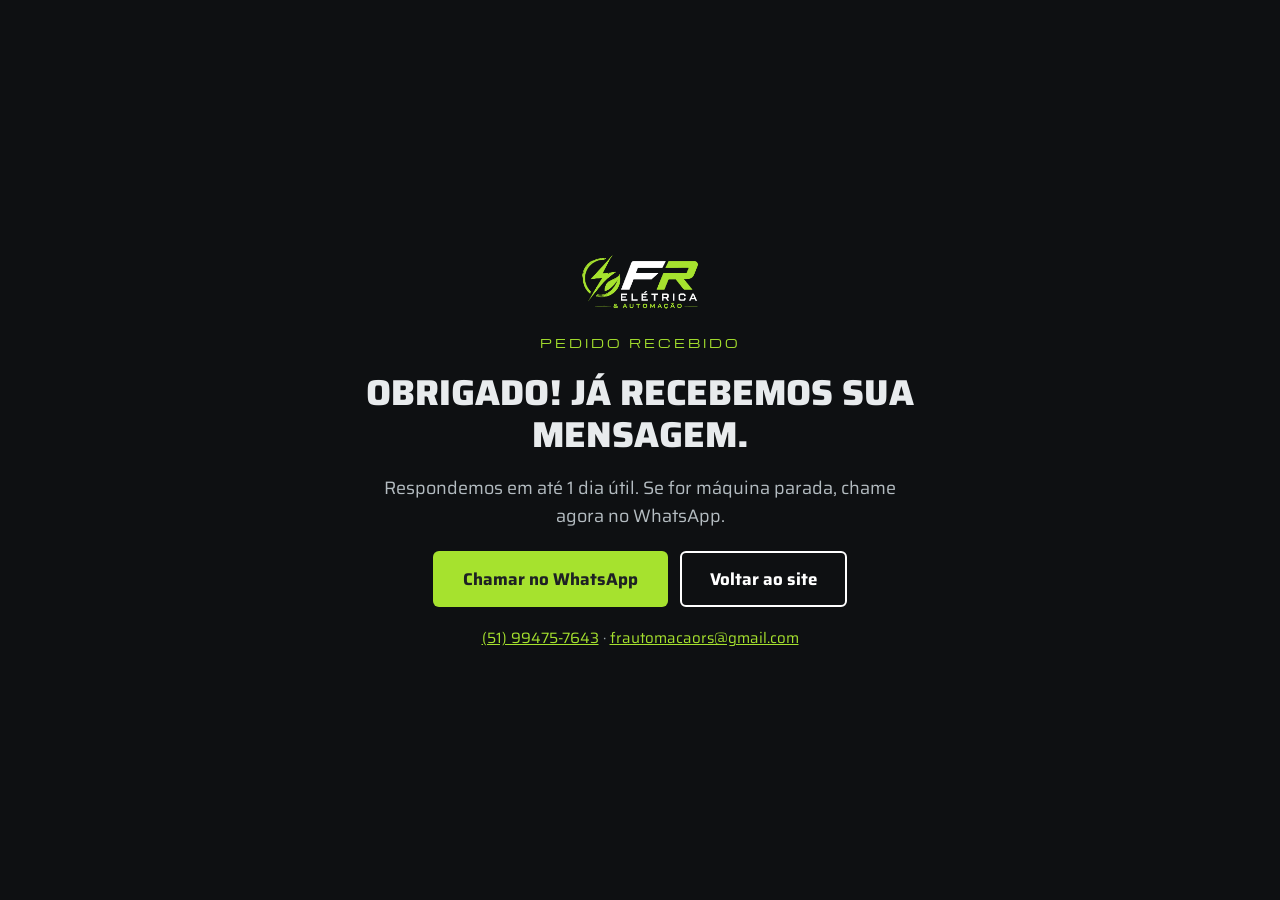
<file: obrigado.html>
<!doctype html>
<html lang="pt-BR">
<head>
<meta charset="utf-8">
<meta name="viewport" content="width=device-width, initial-scale=1">
<title>Pedido recebido | FR Elétrica &amp; Automação</title>
<meta name="robots" content="noindex, follow">
<meta name="theme-color" content="#0E1012">
<link rel="icon" href="favicon.ico" sizes="any">
<link rel="icon" type="image/png" sizes="32x32" href="assets/icons/favicon-32.png">
<link rel="apple-touch-icon" sizes="180x180" href="assets/icons/apple-touch-icon.png">
<link rel="preconnect" href="https://fonts.googleapis.com">
<link rel="preconnect" href="https://fonts.gstatic.com" crossorigin>
<link href="https://fonts.googleapis.com/css2?family=Michroma&amp;family=Saira:wght@400;500;600;700;800&amp;display=swap" rel="stylesheet">
<link rel="stylesheet" href="assets/css/style.css">
</head>
<body class="pagina-msg">
<main>
  <a href="./" aria-label="FR Elétrica &amp; Automação, voltar ao início">
    <img src="assets/img/logo-fr-eletrica-automacao.png" alt="FR Elétrica &amp; Automação" width="125" height="64">
  </a>
  <p class="kicker">Pedido recebido</p>
  <h1>Obrigado! Já recebemos sua mensagem.</h1>
  <p class="lead">Respondemos em até 1 dia útil. Se for máquina parada, chame agora no WhatsApp.</p>
  <div class="acoes">
    <a class="btn btn-verde" href="https://wa.me/5551994757643?text=Ol%C3%A1%2C%20acabei%20de%20enviar%20um%20pedido%20pelo%20site." target="_blank" rel="noopener">Chamar no WhatsApp</a>
    <a class="btn btn-contorno-claro" href="./">Voltar ao site</a>
  </div>
  <p class="contato-rapido"><a href="tel:+5551994757643">(51) 99475-7643</a> · <a href="mailto:frautomacaors@gmail.com">frautomacaors@gmail.com</a></p>
</main>
</body>
</html>
</file>
<file: assets/css/style.css>
/* FR Elétrica & Automação · style.css · v6 (16/11/2026)
   Paleta: Grafite #1E2124 · Verde Energia #A6E22E · Aço #9AA3A8
   Fontes: Michroma (títulos técnicos) + Saira (texto) */

:root{
  --grafite:#1E2124; --grafite-2:#2A2E32; --grafite-3:#15171A;
  --verde:#A6E22E; --verde-campo:#2F6B12; --verde-check:#3F8F16;
  --aco:#9AA3A8; --cinza-bg:#F3F5F6; --texto-2:#3A4046; --texto-3:#5F676D; --claro:#D5DADD;
  --raio:10px;
}
*{box-sizing:border-box}
html{scroll-behavior:smooth;scroll-padding-top:90px}
body{margin:0;font-family:'Saira',system-ui,sans-serif;color:var(--grafite);background:#fff;line-height:1.5}
img{max-width:100%;display:block}
a{color:var(--verde-campo)}a:hover{color:var(--grafite)}
h1,h2,h3{margin:0;line-height:1.15}
p{margin:0}
.wrap{max-width:1200px;margin:0 auto;padding:0 20px}
.section{padding:clamp(56px,8vw,88px) 0}
.kicker{font-family:'Michroma',sans-serif;font-size:12px;letter-spacing:3px;color:var(--verde-campo);text-transform:uppercase}
.dark .kicker{color:var(--verde)}
.h2{font-size:clamp(26px,4.5vw,38px);font-weight:800}
.lead{font-size:18px;line-height:1.55;color:var(--texto-2)}
.dark{background:var(--grafite);color:#fff}
.dark .lead{color:var(--claro)}
.btn{display:inline-block;text-decoration:none;font-weight:700;font-size:17px;padding:16px 28px;border-radius:6px;border:2px solid transparent;cursor:pointer;font-family:inherit;line-height:1.2}
.btn-verde{background:var(--verde);color:var(--grafite)}.btn-verde:hover{background:#B9EE52;color:var(--grafite)}
.btn-escuro{background:var(--grafite);color:#fff}.btn-escuro:hover{background:#000;color:#fff}
.btn-contorno-claro{border-color:#fff;color:#fff}.btn-contorno-claro:hover{background:#fff;color:var(--grafite)}
.btn-contorno-escuro{border-color:var(--grafite);color:var(--grafite)}.btn-contorno-escuro:hover{background:var(--grafite);color:#fff}
.flex{display:flex;flex-wrap:wrap}
:focus-visible{outline:3px solid var(--verde);outline-offset:2px}

/* Topo */
.topo{background:var(--grafite);position:sticky;top:0;z-index:20;border-bottom:3px solid var(--verde)}
.topo .wrap{display:flex;align-items:center;justify-content:space-between;gap:12px;padding-top:12px;padding-bottom:12px}
.topo img{height:52px;width:auto}
.menu{display:flex;align-items:center;gap:4px 22px}
.menu a{color:#fff;text-decoration:none;font-weight:500;font-size:15px;padding:12px 0}
.menu a:hover{color:var(--verde)}
.menu .btn{padding:12px 20px;font-size:15px;color:var(--grafite)}
.menu-toggle{display:none;background:none;border:2px solid #fff;color:#fff;border-radius:6px;width:46px;height:46px;cursor:pointer;align-items:center;justify-content:center}

/* Abertura */
.hero .wrap{display:flex;flex-wrap:wrap;gap:48px;align-items:center;padding-top:clamp(48px,7vw,80px);padding-bottom:clamp(56px,8vw,88px)}
.hero-texto{flex:1 1 520px;min-width:0;display:flex;flex-direction:column;gap:22px}
.selo{align-self:flex-start;display:inline-flex;align-items:center;gap:10px;border:1px solid var(--verde);color:var(--verde);border-radius:999px;padding:8px 16px;font-size:14px;font-weight:600}
.selo::before{content:"";width:8px;height:8px;border-radius:4px;background:var(--verde)}
.hero h1{font-size:clamp(28px,6vw,50px);line-height:1.08;font-weight:800;text-transform:uppercase;letter-spacing:.5px}
.slogan{font-family:'Michroma',sans-serif;font-size:15px;letter-spacing:3px;color:var(--verde)}
.hero-sub{font-size:19px;line-height:1.55;color:var(--claro)}
.hero-img{flex:1 1 400px;min-width:0}
.hero-img img{width:100%;height:460px;object-fit:cover;object-position:center 40%;border-radius:12px;border:3px solid var(--verde)}
.faixa-garantias{background:var(--grafite-2)}
.faixa-garantias ul{list-style:none;margin:0 auto;max-width:1200px;padding:20px 24px;display:flex;flex-wrap:wrap;gap:12px 40px;justify-content:space-between;font-size:15px;font-weight:500}
.faixa-garantias li::before{content:"● ";color:var(--verde)}

/* Serviços */
.servicos{background:var(--cinza-bg)}
.cabeca{display:flex;flex-direction:column;gap:12px;max-width:760px;margin-bottom:40px}
.cards{display:flex;flex-wrap:wrap;gap:24px}
.card{flex:1 1 260px;min-width:0;background:#fff;border-radius:var(--raio);overflow:hidden;box-shadow:0 2px 10px rgba(30,33,36,.08);display:flex;flex-direction:column}
.card img{width:100%;height:190px;object-fit:cover}
.card div{padding:24px;display:flex;flex-direction:column;gap:12px}
.card h3{font-size:20px;font-weight:700}
.card ul{margin:0;padding-left:18px;display:flex;flex-direction:column;gap:6px;font-size:15px;line-height:1.45;color:var(--texto-2)}
.ferramentas{margin-top:40px;background:var(--grafite);color:#fff;border-radius:var(--raio);padding:28px 32px;display:flex;flex-wrap:wrap;gap:20px 40px;align-items:center}
.ferramentas strong{font-family:'Michroma',sans-serif;font-size:13px;letter-spacing:2px;color:var(--verde)}
.ferramentas span{font-size:17px;flex:1 1 280px;min-width:0}

/* Laudos e NRs */
.laudos{background:var(--grafite-3);color:#fff}
.laudos .lead{color:var(--claro)}
.laudos-grid{display:grid;grid-template-columns:repeat(auto-fill,minmax(300px,1fr));gap:20px}
.laudo{position:relative;height:400px;border-radius:12px;overflow:hidden;color:#fff;isolation:isolate;
  background:radial-gradient(120% 90% at 85% 10%,rgba(166,226,46,.22) 0%,rgba(166,226,46,0) 55%),linear-gradient(160deg,#2E3337 0%,#1E2124 55%,#121F09 100%);
  border:1px solid #2F3438;transition:border-color .25s,transform .25s}
.laudo:hover,.laudo.aberto,.laudo:focus-within{border-color:var(--verde)}
.laudo-arte{position:absolute;right:-10px;top:14px;width:78%;color:var(--verde);opacity:.55;transition:opacity .35s,transform .45s;z-index:-1}
.laudo-arte svg{width:100%;height:auto;display:block}
.laudo::after{content:"";position:absolute;inset:0;background:linear-gradient(180deg,rgba(18,20,22,0) 35%,rgba(18,20,22,.92) 100%);z-index:-1}
.laudo-capa{position:absolute;left:0;right:0;bottom:0;padding:24px;display:flex;flex-direction:column;gap:6px;transition:opacity .25s,transform .35s}
.laudo-sigla{font-family:'Michroma',sans-serif;font-size:clamp(28px,4vw,36px);letter-spacing:1px;line-height:1.1;color:#fff}
.laudo-sub{font-size:16px;font-weight:600;color:var(--verde)}
.laudo-dica{font-size:13px;color:var(--aco);display:flex;align-items:center;gap:6px;margin-top:4px}
.laudo-btn{position:absolute;inset:0;width:100%;background:none;border:0;cursor:pointer;z-index:2}
.laudo-btn:focus-visible{outline:3px solid var(--verde);outline-offset:-3px;border-radius:12px}
.laudo-painel{position:absolute;inset:0;padding:24px;display:flex;flex-direction:column;gap:10px;background:#15171A;
  transform:translateY(102%);transition:transform .4s cubic-bezier(.2,.7,.2,1);z-index:3;overflow:auto}
.laudo:hover .laudo-painel,.laudo.aberto .laudo-painel{transform:translateY(0)}
.laudo:hover .laudo-arte,.laudo.aberto .laudo-arte{opacity:.15;transform:scale(1.05)}
.laudo:hover .laudo-capa,.laudo.aberto .laudo-capa{opacity:0}
.laudo-painel h3{padding-right:36px;font-size:19px;font-weight:700;color:var(--verde)}
.laudo-painel p{font-size:14.5px;line-height:1.5;color:var(--claro)}
.laudo-painel ul{margin:0;padding-left:18px;font-size:14px;line-height:1.45;color:var(--claro);display:flex;flex-direction:column;gap:3px}
.laudo-rodape{margin-top:auto;display:flex;flex-wrap:wrap;gap:10px;align-items:center;justify-content:space-between;padding-top:6px}
.tag{font-size:12px;font-weight:700;letter-spacing:.5px;border:1px solid var(--verde);color:var(--verde);border-radius:999px;padding:4px 10px}
.laudo-painel a{color:var(--grafite);background:var(--verde);text-decoration:none;font-weight:700;font-size:14px;padding:9px 14px;border-radius:6px}
.laudo-fechar{display:none;position:absolute;top:10px;right:10px;width:36px;height:36px;border-radius:18px;border:1px solid var(--texto-2);background:var(--grafite);color:#fff;cursor:pointer;font-size:20px;line-height:1}
.laudo.aberto .laudo-fechar{display:block}
.laudos-nota{margin-top:28px;display:flex;flex-wrap:wrap;gap:12px 28px;align-items:center;justify-content:space-between;border-top:1px solid var(--grafite-2);padding-top:24px;font-size:15px;color:var(--claro)}
@media (hover:none){.laudo:hover .laudo-painel{transform:translateY(102%)}.laudo.aberto .laudo-painel{transform:translateY(0)}}
@media (prefers-reduced-motion:reduce){.laudo-painel,.laudo-arte,.laudo-capa{transition:none}}

/* Contratos */
.duas-col{display:flex;flex-wrap:wrap;gap:48px;align-items:center}
.col-texto{flex:1 1 480px;min-width:0;display:flex;flex-direction:column;gap:20px}
.checks{margin:0;padding:0;list-style:none;display:flex;flex-direction:column;gap:12px;font-size:17px}
.checks li{display:flex;gap:12px;align-items:baseline}
.checks li::before{content:"✓";color:var(--verde-check);font-weight:800}
.passos{flex:1 1 400px;min-width:0;background:var(--cinza-bg);border-radius:12px;padding:32px;display:flex;flex-direction:column;gap:20px}
.passos ol{margin:0;padding:0;list-style:none;display:flex;flex-direction:column;gap:18px;counter-reset:p}
.passos li{display:flex;gap:16px;font-size:16px;line-height:1.5;counter-increment:p}
.passos li::before{content:"0" counter(p);font-family:'Michroma',sans-serif;font-size:18px;color:var(--verde-check);min-width:32px}

/* Por que */
.motivos{display:flex;flex-wrap:wrap;gap:20px}
.motivo{flex:1 1 200px;min-width:0;border:1px solid var(--texto-2);border-radius:var(--raio);padding:24px;display:flex;flex-direction:column;gap:10px}
.motivo strong{font-size:18px;color:var(--verde)}
.motivo span{font-size:15px;line-height:1.5;color:var(--claro)}

/* Sobre */
.sobre-foto{flex:0 1 340px;min-width:0}
.sobre-foto img{width:100%;height:420px;object-fit:cover;object-position:center 30%;border-radius:12px}
.citacao{margin:0;border-left:4px solid var(--verde);padding:4px 0 4px 20px;font-size:22px;line-height:1.4;font-weight:700}
.caixas{display:flex;flex-wrap:wrap;gap:16px}
.caixa{flex:1 1 240px;min-width:0;background:var(--cinza-bg);border-radius:var(--raio);padding:20px;display:flex;flex-direction:column;gap:8px;font-size:16px}
.caixa strong{font-family:'Michroma',sans-serif;font-size:12px;letter-spacing:2px;color:var(--verde-campo)}

/* Avaliações */
.avaliacoes{background:var(--cinza-bg)}
.estrelas{color:#C98A00;letter-spacing:2px}
.depo{flex:1 1 300px;min-width:0;margin:0;background:#fff;border-radius:var(--raio);padding:28px;display:flex;flex-direction:column;gap:14px;box-shadow:0 2px 10px rgba(30,33,36,.08)}
.depo blockquote{margin:0;font-size:17px;line-height:1.55}
.depo figcaption{font-size:15px;color:var(--texto-3)}
.depo figcaption strong{color:var(--grafite)}

/* Urgente */
.urgente{background:var(--verde);color:var(--grafite)}
.urgente .wrap{padding-top:40px;padding-bottom:40px;display:flex;flex-wrap:wrap;gap:20px;align-items:center;justify-content:space-between}
.urgente strong{font-size:28px;font-weight:800;text-transform:uppercase;display:block}

/* Contato */
.contato-info{flex:1 1 360px;min-width:0;display:flex;flex-direction:column;gap:20px}
.contato-info ul{margin:0;padding:0;list-style:none;display:flex;flex-direction:column;gap:12px;font-size:17px;color:var(--claro)}
.contato-info a{color:#fff}
.contato-info a.wa{color:var(--verde);font-weight:600}
.form{flex:1 1 520px;min-width:0;background:#fff;color:var(--grafite);border-radius:12px;padding:32px;display:flex;flex-direction:column;gap:18px}
.campos{display:flex;flex-wrap:wrap;gap:18px}
.campo{flex:1 1 200px;display:flex;flex-direction:column;gap:6px}
.campo label{font-weight:600;font-size:15px}
.campo input,.campo select,.campo textarea{font:inherit;font-size:16px;padding:12px;border:1px solid #6F787E;border-radius:6px;background:#fff;color:var(--grafite);width:100%}
.campo textarea{resize:vertical}
.oculto{position:absolute;left:-9999px}
.form small{color:var(--texto-3);font-size:13px}
.form .btn{width:100%}

/* Rodapé */
.rodape{background:var(--grafite-3);color:var(--claro)}
.rodape .wrap{padding-top:36px;padding-bottom:36px;display:flex;flex-wrap:wrap;gap:20px;justify-content:space-between;align-items:center;font-size:15px}
.rodape nav{display:flex;flex-wrap:wrap;gap:8px 20px}
.rodape a{color:var(--claro)}
.rodape strong{color:#fff}
.nap{font-style:normal;line-height:1.7}
.nap small{color:var(--txt-3,#98A1A7)}

.wa-flutuante{position:fixed;right:24px;bottom:24px;width:60px;height:60px;border-radius:30px;background:#25D366;display:flex;align-items:center;justify-content:center;box-shadow:0 6px 18px rgba(0,0,0,.25);z-index:30}

@media (max-width:860px){
  .menu-toggle{display:inline-flex}
  .menu{display:none;position:absolute;left:0;right:0;top:100%;background:var(--grafite);flex-direction:column;align-items:stretch;padding:8px 20px 20px;border-bottom:3px solid var(--verde)}
  .menu.aberto{display:flex}
  .menu a{padding:14px 0;border-bottom:1px solid var(--grafite-2)}
  .menu .btn{margin-top:12px;text-align:center;border-bottom:none}
  .hero-img img{height:320px}
  .sobre-foto{flex:1 1 100%}
  .sobre-foto img{height:380px}
  .form{padding:22px}
  .wa-flutuante{width:54px;height:54px;right:16px;bottom:16px}
}
@media (max-width:480px){
  .hero-img img{height:260px}
  .hero .btn,.urgente .btn{width:100%;text-align:center}
}
@media (prefers-reduced-motion:reduce){html{scroll-behavior:auto}}

/* ===== Tema escuro (v3) — mais autoridade e confiança ===== */
:root{
  --bg-0:#0E1012; --bg-1:#15181B; --bg-2:#1C2024; --linha:#2B3035;
  --txt:#E8EBED; --txt-2:#B4BCC1; --txt-3:#98A1A7;
  --cinza-bg:var(--bg-2); --texto-2:var(--txt-2); --texto-3:var(--txt-3); --verde-check:var(--verde); --verde-campo:var(--verde);
}
body{background:var(--bg-0);color:var(--txt)}
a{color:var(--verde)}a:hover{color:#fff}
.section,.dark{color:var(--txt)}
.lead,.dark .lead{color:var(--txt-2)}
.h2,.hero h1{letter-spacing:.3px}
.h2{text-transform:uppercase;font-size:clamp(24px,4vw,36px)}
.kicker{display:inline-flex;align-items:center;gap:12px;color:var(--verde)}
.kicker::before{content:"";width:28px;height:2px;background:var(--verde)}
.cabeca .kicker{align-self:flex-start}

/* fundos alternados */
.hero{background:var(--bg-0);position:relative;overflow:hidden}
.hero::before{content:"";position:absolute;inset:0;pointer-events:none;
  background-image:linear-gradient(rgba(166,226,46,.05) 1px,transparent 1px),linear-gradient(90deg,rgba(166,226,46,.05) 1px,transparent 1px);
  background-size:48px 48px;-webkit-mask-image:radial-gradient(ellipse at 70% 30%,#000 0%,transparent 70%);mask-image:radial-gradient(ellipse at 70% 30%,#000 0%,transparent 70%)}
.hero .wrap{position:relative}
.servicos,#contratos,#sobre,#contato{background:var(--bg-1)}
.laudos,#porque,.avaliacoes{background:var(--bg-0)}
.section + .section{border-top:1px solid var(--linha)}

/* topo */
.topo{background:rgba(14,16,18,.9);-webkit-backdrop-filter:blur(10px);backdrop-filter:blur(10px);border-bottom:1px solid var(--linha);box-shadow:inset 0 -2px 0 var(--verde)}
.menu{font-size:14px}
.menu a:not(.btn){text-transform:uppercase;letter-spacing:1px;font-size:13px;font-weight:600}

/* abertura */
.hero-img{position:relative}
.hero-img img{border:1px solid var(--linha);filter:saturate(.85) contrast(1.05)}
.hero-img::after{content:"";position:absolute;inset:0;border-radius:12px;pointer-events:none;background:linear-gradient(180deg,rgba(14,16,18,0) 55%,rgba(14,16,18,.85) 100%)}
.hero-img figcaption{position:absolute;left:16px;bottom:16px;right:16px;z-index:1;font-size:13px;color:var(--txt-2);display:flex;align-items:center;gap:8px}
.hero-img figcaption::before{content:"";width:8px;height:8px;border-radius:4px;background:var(--verde);box-shadow:0 0 0 4px rgba(166,226,46,.2)}
.hero-img{margin:0}
.hero-img .canto{position:absolute;width:26px;height:26px;border-color:var(--verde);border-style:solid;z-index:1}
.canto.c1{top:-8px;left:-8px;border-width:2px 0 0 2px}.canto.c2{bottom:-8px;right:-8px;border-width:0 2px 2px 0}
.numeros{display:flex;flex-wrap:wrap;gap:0;border-top:1px solid var(--linha);padding-top:22px;margin-top:6px}
.numero{flex:1 1 140px;padding-right:20px;display:flex;flex-direction:column;gap:2px}
.numero + .numero{border-left:1px solid var(--linha);padding-left:20px}
.numero b{font-family:'Michroma',sans-serif;font-size:26px;font-weight:400;color:#fff;line-height:1.2}
.numero span{font-size:13px;color:var(--txt-3);text-transform:uppercase;letter-spacing:1px}
.faixa-garantias{background:var(--bg-1);border-top:1px solid var(--linha);position:relative}
.faixa-garantias ul{color:var(--txt-2);text-transform:uppercase;letter-spacing:1px;font-size:13px;font-weight:600}

/* cartões de serviço */
.card{background:var(--bg-2);border:1px solid var(--linha);box-shadow:none;transition:border-color .25s,transform .25s}
.card:hover{border-color:var(--verde);transform:translateY(-3px)}
.card img{filter:grayscale(.35) brightness(.8);transition:filter .35s}
.card:hover img{filter:none}
.card h3{color:#fff}
.card ul{color:var(--txt-2)}
.card ul li::marker{color:var(--verde)}
.ferramentas{background:transparent;border:1px solid var(--linha);border-left:3px solid var(--verde)}

/* contratos / passos */
.passos{background:var(--bg-2);border:1px solid var(--linha)}
.section .btn-escuro{background:transparent;color:#fff;border-color:var(--verde)}
.section .btn-escuro:hover{background:var(--verde);color:var(--grafite)}

/* por que */
.motivo{border-color:var(--linha);background:var(--bg-1);border-top:3px solid var(--verde)}
.motivo span{color:var(--txt-2)}

/* sobre */
.sobre-foto img{filter:grayscale(.2);border:1px solid var(--linha)}
.citacao{color:#fff}
.caixa{background:var(--bg-2);border:1px solid var(--linha)}
.caixa span{color:var(--txt-2)}

/* avaliações */
.estrelas{color:#E8B21A}
.depo{background:var(--bg-2);border:1px solid var(--linha);box-shadow:none}
.depo blockquote{color:var(--txt)}
.depo figcaption strong{color:#fff}
.btn-contorno-escuro{border-color:var(--txt);color:var(--txt)}
.btn-contorno-escuro:hover{background:var(--txt);color:var(--grafite)}
.urgente .btn-contorno-escuro{border-color:var(--grafite);color:var(--grafite)}
.urgente .btn-contorno-escuro:hover{background:var(--grafite);color:#fff}

/* contato */
.contato-info ul{color:var(--txt-2)}
.form{background:var(--bg-2);color:var(--txt);border:1px solid var(--linha)}
.campo input,.campo select,.campo textarea{background:var(--bg-0);color:var(--txt);border-color:#4A5157}
.campo input::placeholder{color:#7E878D}
.campo input:focus,.campo select:focus,.campo textarea:focus{border-color:var(--verde);outline:none;box-shadow:0 0 0 3px rgba(166,226,46,.2)}
.form small{color:var(--txt-3)}

.rodape{background:#0A0B0D;border-top:1px solid var(--linha)}
.menu-toggle{border-color:var(--linha)}
@media (max-width:860px){
  .menu{background:var(--bg-0)}
  .menu a:not(.btn){border-bottom-color:var(--linha)}
  .numero b{font-size:22px}
}
@media (max-width:480px){
  .numero{flex:1 1 30%;padding-right:10px}
  .numero + .numero{padding-left:10px}
  .numero b{font-size:18px}
  .numero span{font-size:11px}
}

/* Sobre: valores */
.valores{flex:1 1 400px;min-width:0;background:var(--bg-2);border:1px solid var(--linha);border-radius:12px;padding:28px}
.valores-tit{font-family:'Michroma',sans-serif;font-size:12px;letter-spacing:2px;color:var(--verde);text-transform:uppercase;margin-bottom:8px}
.valores ul{list-style:none;margin:0;padding:0;display:flex;flex-direction:column}
.valores li{display:flex;flex-direction:column;gap:2px;padding:14px 0;border-bottom:1px solid var(--linha)}
.valores li:last-child{border-bottom:0;padding-bottom:0}
.valores b{color:#fff;font-size:16px}.valores span{color:var(--txt-2);font-size:14.5px}

/* Fundador */
.fundador{background:var(--bg-0)}
.fundador-foto{flex:0 1 380px;min-width:0;margin:0;position:relative}
.fundador-foto img{width:100%;height:500px;object-fit:cover;object-position:center 30%;border-radius:12px;border:1px solid var(--linha)}
.fundador-foto::after{content:"";position:absolute;inset:0;border-radius:12px;background:linear-gradient(180deg,rgba(14,16,18,0) 60%,rgba(14,16,18,.9) 100%);pointer-events:none}
.fundador-foto .canto{position:absolute;width:26px;height:26px;border-color:var(--verde);border-style:solid;z-index:1}
.fundador-foto figcaption{position:absolute;left:20px;bottom:18px;z-index:1;display:flex;flex-direction:column}
.fundador-foto figcaption b{font-size:20px;color:#fff}.fundador-foto figcaption span{font-size:14px;color:var(--verde);text-transform:uppercase;letter-spacing:1px}
.fala{margin:0;font-size:clamp(19px,2.2vw,23px);line-height:1.45;font-weight:600;color:#fff;border-left:3px solid var(--verde);padding-left:20px}
.credenciais{list-style:none;margin:0;padding:0;display:grid;grid-template-columns:repeat(2,minmax(0,1fr));gap:12px}
.col-texto > .caixa{flex:none}
.credenciais li{background:var(--bg-2);border:1px solid var(--linha);border-radius:10px;padding:14px 16px;display:flex;flex-direction:column;gap:2px}
.credenciais b{color:#fff;font-size:16px}.credenciais span{color:var(--txt-3);font-size:13.5px}
.areas{list-style:none;margin:0;padding:0;display:flex;flex-wrap:wrap;gap:8px}
.areas li{font-size:13px;font-weight:600;color:var(--txt-2);border:1px solid var(--linha);border-radius:999px;padding:6px 12px}
.conformidade{list-style:none;margin:-16px 0 32px;padding:0;display:flex;flex-wrap:wrap;gap:10px}
.conformidade li{font-size:13px;font-weight:700;letter-spacing:.5px;color:var(--verde);border:1px solid rgba(166,226,46,.45);border-radius:6px;padding:7px 12px;background:rgba(166,226,46,.06)}
@media (max-width:860px){.fundador-foto{flex:1 1 100%}.fundador-foto img{height:440px}}
.bio{display:flex;flex-direction:column;gap:14px;font-size:17px;line-height:1.65;color:var(--txt-2)}

/* Páginas simples: obrigado.html e 404.html */
.pagina-msg{min-height:100vh;display:flex;align-items:center;justify-content:center;padding:24px;text-align:center}
.pagina-msg main{max-width:560px;display:flex;flex-direction:column;align-items:center;gap:20px}
.pagina-msg img{height:64px;width:auto}
.pagina-msg h1{font-size:clamp(26px,5vw,36px);font-weight:800;text-transform:uppercase}
.pagina-msg .kicker::before{display:none}
.pagina-msg .acoes{display:flex;flex-wrap:wrap;gap:12px;justify-content:center}
.pagina-msg .contato-rapido{font-size:15px;color:var(--txt-3)}
@media (max-width:480px){.pagina-msg .btn{width:100%}}

/* Projetos IoT sob medida */
.iot{background:var(--bg-0)}
.fluxo{list-style:none;margin:0 0 32px;padding:0;display:grid;grid-template-columns:repeat(4,minmax(0,1fr));gap:16px;counter-reset:f}
.fluxo li{position:relative;background:var(--bg-2);border:1px solid var(--linha);border-radius:12px;padding:22px;display:flex;flex-direction:column;gap:6px;counter-increment:f}
.fluxo li::before{content:"0" counter(f);position:absolute;top:16px;right:18px;font-family:'Michroma',sans-serif;font-size:13px;color:var(--txt-3)}
.fluxo li:not(:last-child)::after{content:"";position:absolute;top:50%;right:-17px;width:16px;height:2px;background:var(--verde)}
.fluxo svg{width:44px;height:44px;fill:none;stroke:var(--verde);stroke-width:2;stroke-linecap:round;stroke-linejoin:round;margin-bottom:6px}
.fluxo b{color:#fff;font-size:17px}.fluxo span{color:var(--txt-2);font-size:14.5px;line-height:1.45}
.aplic{display:grid;grid-template-columns:repeat(4,minmax(0,1fr));gap:16px}
.aplic article{border-top:3px solid var(--verde);background:var(--bg-1);border-radius:0 0 10px 10px;padding:20px;display:flex;flex-direction:column;gap:8px}
.aplic h3{font-size:17px;color:var(--verde)}.aplic p{font-size:14.5px;line-height:1.5;color:var(--txt-2)}
@media (max-width:960px){.fluxo,.aplic{grid-template-columns:repeat(2,minmax(0,1fr))}.fluxo li::after{display:none}}
@media (max-width:520px){.fluxo,.aplic{grid-template-columns:1fr}}

/* Cartões de laudos com foto (degradê escuro + texto) */
.laudo-foto{position:absolute;inset:0;width:100%;height:100%;object-fit:cover;z-index:-2;filter:saturate(.85) brightness(.78);transition:transform .6s ease,filter .4s}
.laudo:has(.laudo-foto)::after{background:linear-gradient(180deg,rgba(14,16,18,.05) 0%,rgba(14,16,18,.35) 40%,rgba(14,16,18,.96) 88%),linear-gradient(90deg,rgba(166,226,46,.10),rgba(166,226,46,0) 60%)}
.laudo:hover .laudo-foto,.laudo.aberto .laudo-foto{transform:scale(1.06);filter:saturate(.6) brightness(.45)}
.laudo .laudo-sigla{text-shadow:0 2px 12px rgba(0,0,0,.6)}
</file>
